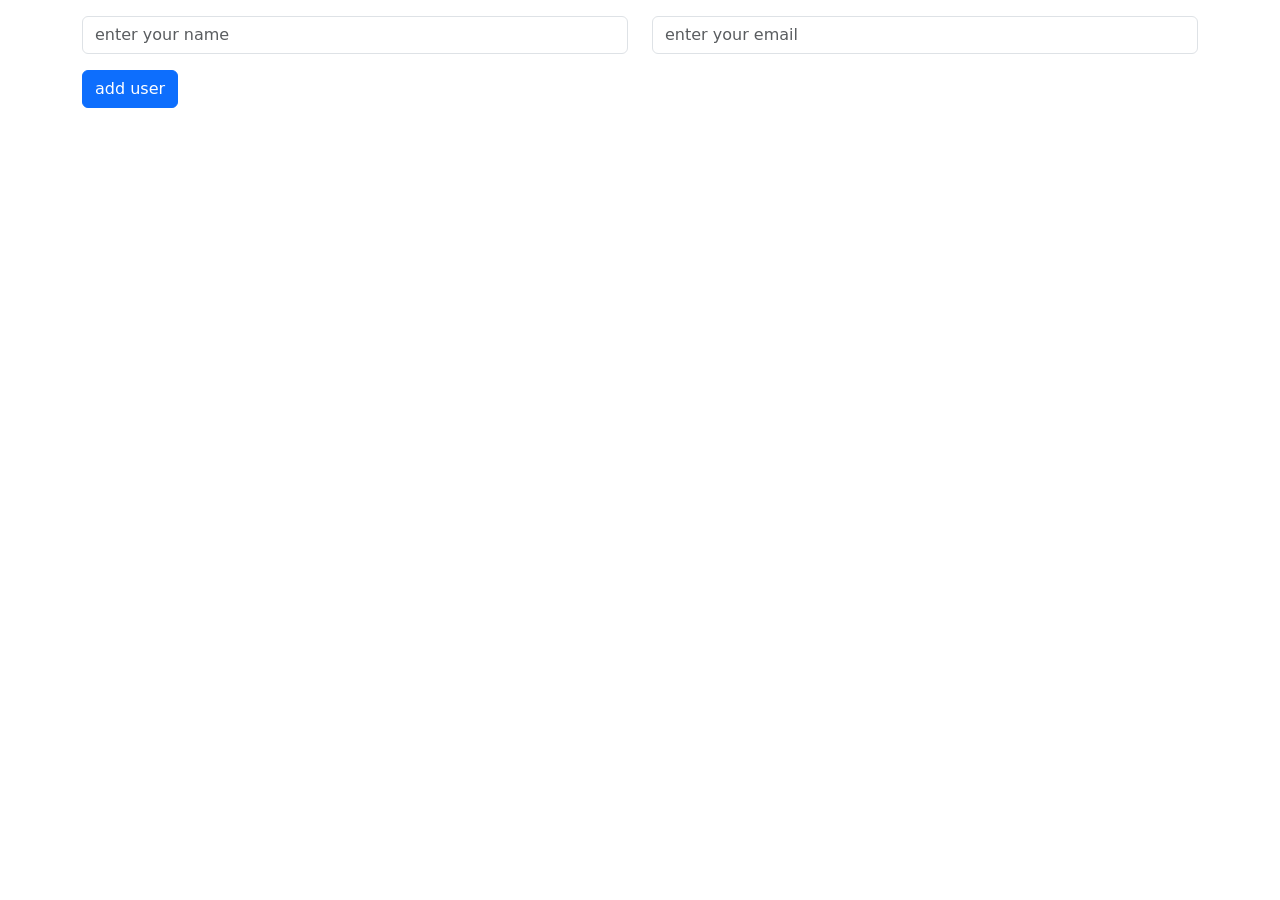
<file: task-12/index.html>
<!DOCTYPE html>
<html lang="en">
<head>
    <meta charset="UTF-8">
    <meta name="viewport" content="width=device-width, initial-scale=1.0">
    <title>Document</title>
    <link href="https://cdn.jsdelivr.net/npm/bootstrap@5.3.8/dist/css/bootstrap.min.css" rel="stylesheet" integrity="sha384-sRIl4kxILFvY47J16cr9ZwB07vP4J8+LH7qKQnuqkuIAvNWLzeN8tE5YBujZqJLB" crossorigin="anonymous">
</head>
<body>
    <div class="container mt-3">
        <form id="myForm" class="row gy-3">
            <div class="col-12 col-md-6">
                <input type="text" id="nameInput" class="form-control" placeholder="enter your name">
            </div>
            <div class="col-12 col-md-6">
                <input type="email" id="emailInput" class="form-control" placeholder="enter your email">
            </div>
            <div class="col-12">
                <button class="btn btn-primary" id="addUserBtn">add user</button>
            </div>
        </form>
        <div id="divContainer" class="mt-3"></div>
    </div>
    <script src="js/script.js"></script>
    <script src="https://cdn.jsdelivr.net/npm/bootstrap@5.3.8/dist/js/bootstrap.bundle.min.js" integrity="sha384-FKyoEForCGlyvwx9Hj09JcYn3nv7wiPVlz7YYwJrWVcXK/BmnVDxM+D2scQbITxI" crossorigin="anonymous"></script>
</body>
</html>
</file>
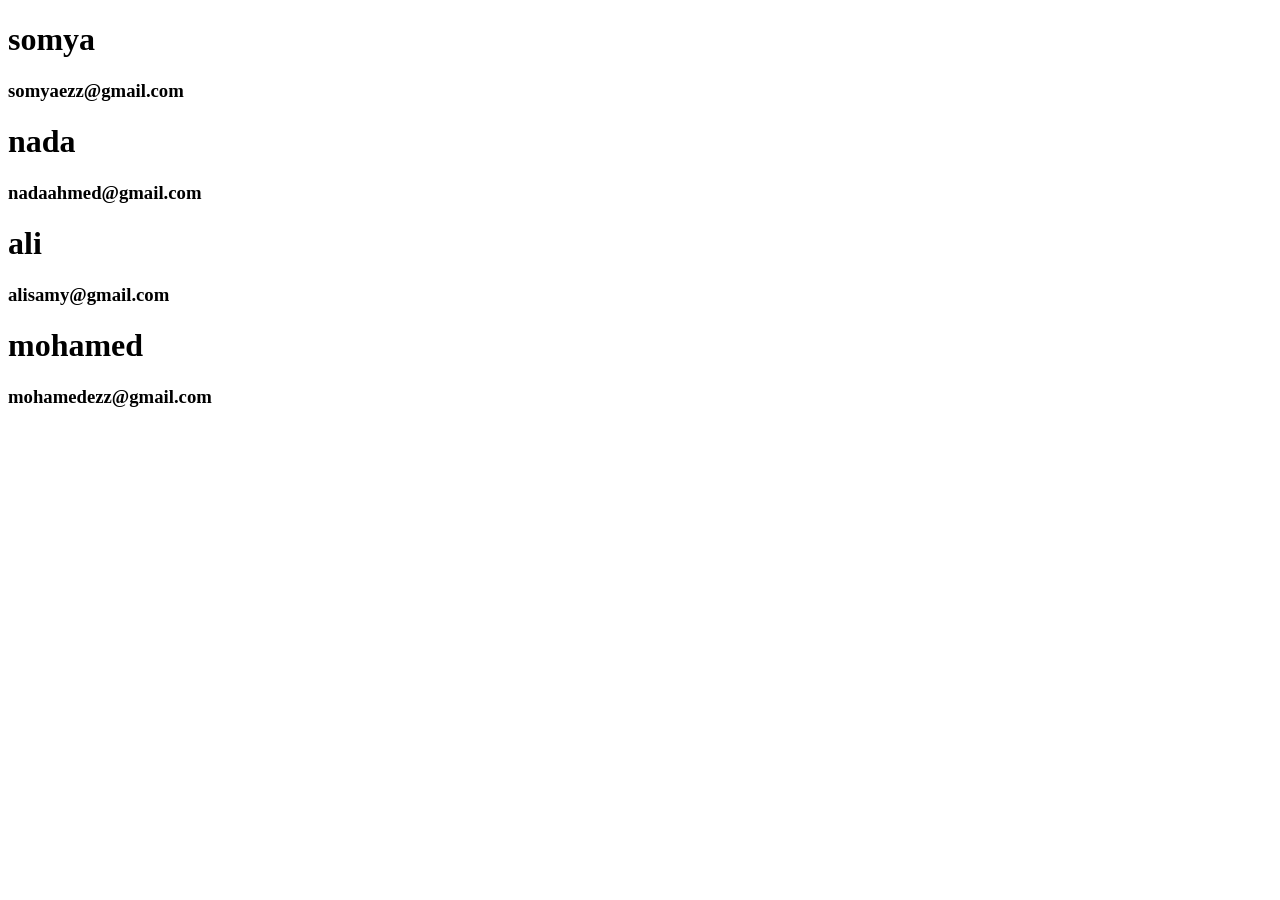
<file: task-13/index.html>
<!DOCTYPE html>
<html lang="en">
<head>
    <meta charset="UTF-8">
    <meta name="viewport" content="width=device-width, initial-scale=1.0">
    <title>Document</title>
</head>
<body>
    <div id="container"></div>
    <script src="js/script.js"></script>
</body>
</html>
</file>
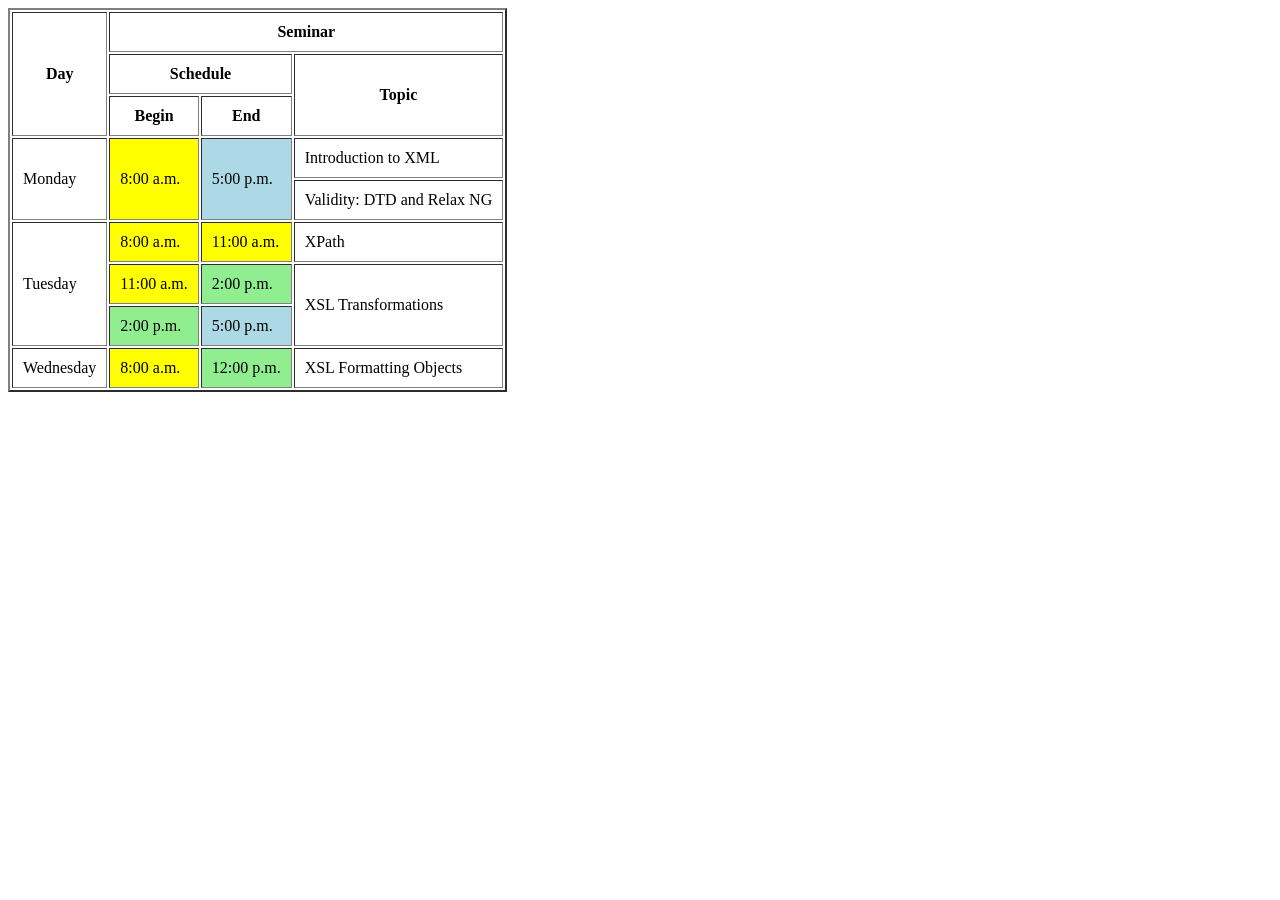
<file: task1/index.html>
<!DOCTYPE html>
<html lang="en">
<head>
    <meta charset="UTF-8">
    <meta name="viewport" content="width=device-width, initial-scale=1.0">
    <title>Document</title>
</head>
<body>
    <table border="2" cellpadding="10">
        <tr>
            <th rowspan="3">Day</th>
            <th colspan="3">Seminar</th>
        </tr>
        <tr>
            <th colspan="2">Schedule</th>
            <th rowspan="2">Topic</th>
        </tr>
        <tr>
            <th>Begin</th>
            <th>End</th>
        </tr>
        <tr>
            <td rowspan="2">Monday</td>
            <td bgcolor="yellow" rowspan="2">8:00 a.m.</td>
            <td bgcolor="lightblue" rowspan="2">5:00 p.m.</td>
            <td>Introduction to XML</td>
        </tr>
        <tr>
            <td>Validity: DTD and Relax NG</td>
        </tr>
        <tr>
            <td rowspan="3">Tuesday</td>
            <td bgcolor="yellow">8:00 a.m.</td>
            <td bgcolor="yellow">11:00 a.m.</td>
            <td>XPath</td>
        </tr>
        <tr>
            <td bgcolor="yellow">11:00 a.m.</td>
            <td bgcolor="lightgreen">2:00 p.m.</td>
            <td rowspan="2">XSL Transformations</td>
        </tr>

        <tr>
            <td bgcolor="lightgreen">2:00 p.m.</td>
            <td bgcolor="lightblue">5:00 p.m.</td>
        </tr>

        <tr>
            <td>Wednesday</td>
            <td bgcolor="yellow">8:00 a.m.</td>
            <td bgcolor="lightgreen">12:00 p.m.</td>
            <td>XSL Formatting Objects</td>
        </tr>
    </table>
</body>
</html>
</file>
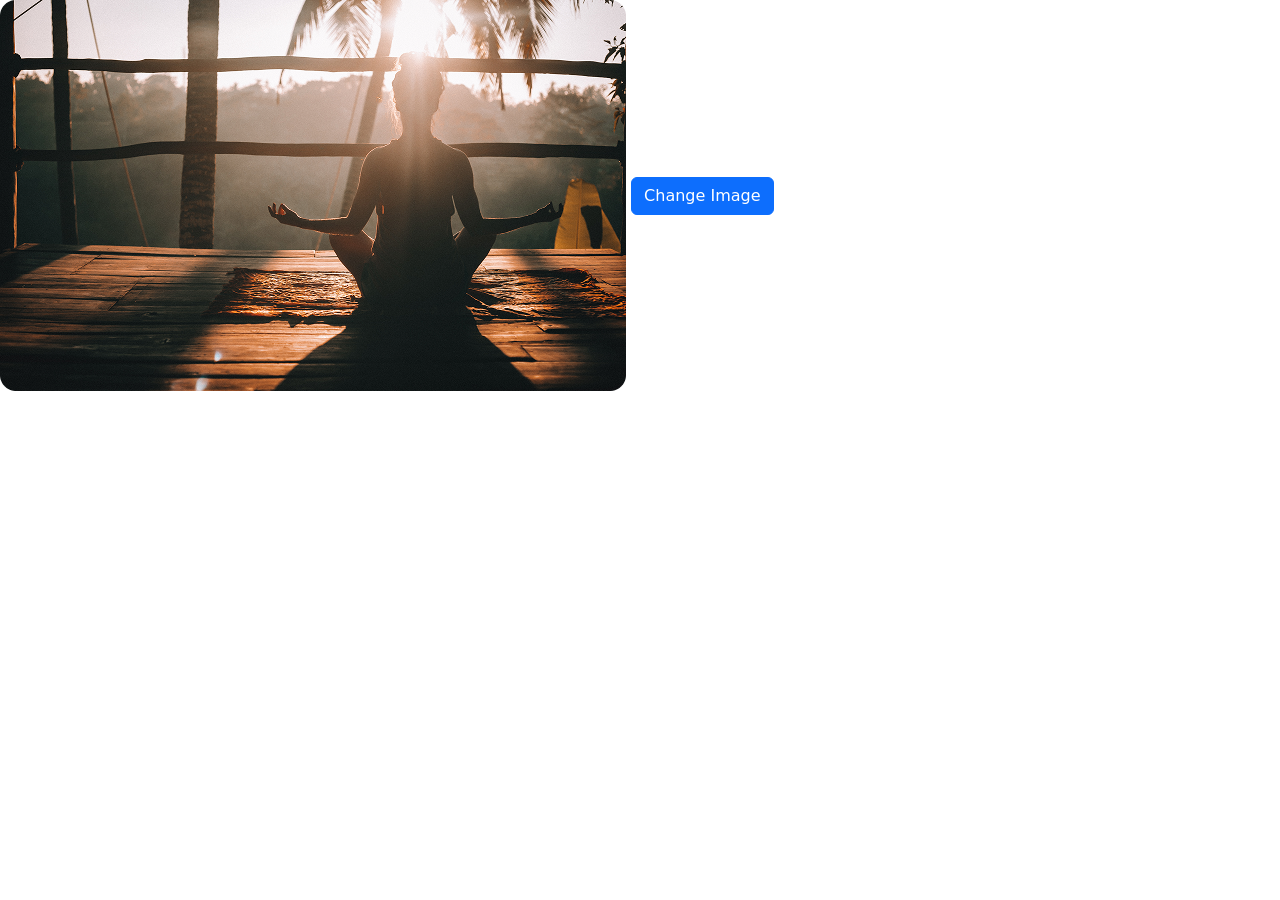
<file: task12-2/index.html>
<!DOCTYPE html>
<html lang="en">
<head>
    <meta charset="UTF-8">
    <meta name="viewport" content="width=device-width, initial-scale=1.0">
    <title>Document</title>
    <link href="https://cdn.jsdelivr.net/npm/bootstrap@5.3.8/dist/css/bootstrap.min.css" rel="stylesheet" integrity="sha384-sRIl4kxILFvY47J16cr9ZwB07vP4J8+LH7qKQnuqkuIAvNWLzeN8tE5YBujZqJLB" crossorigin="anonymous">
</head>
</head>
<body>
    <img src="images/jared-rice-xce530fBHrk-unsplash 1.png"  alt="">
  <button id="changeImg" class="btn btn-primary">Change Image</button>
    <script src="js/script.js"></script>
</body>
</html>
</file>
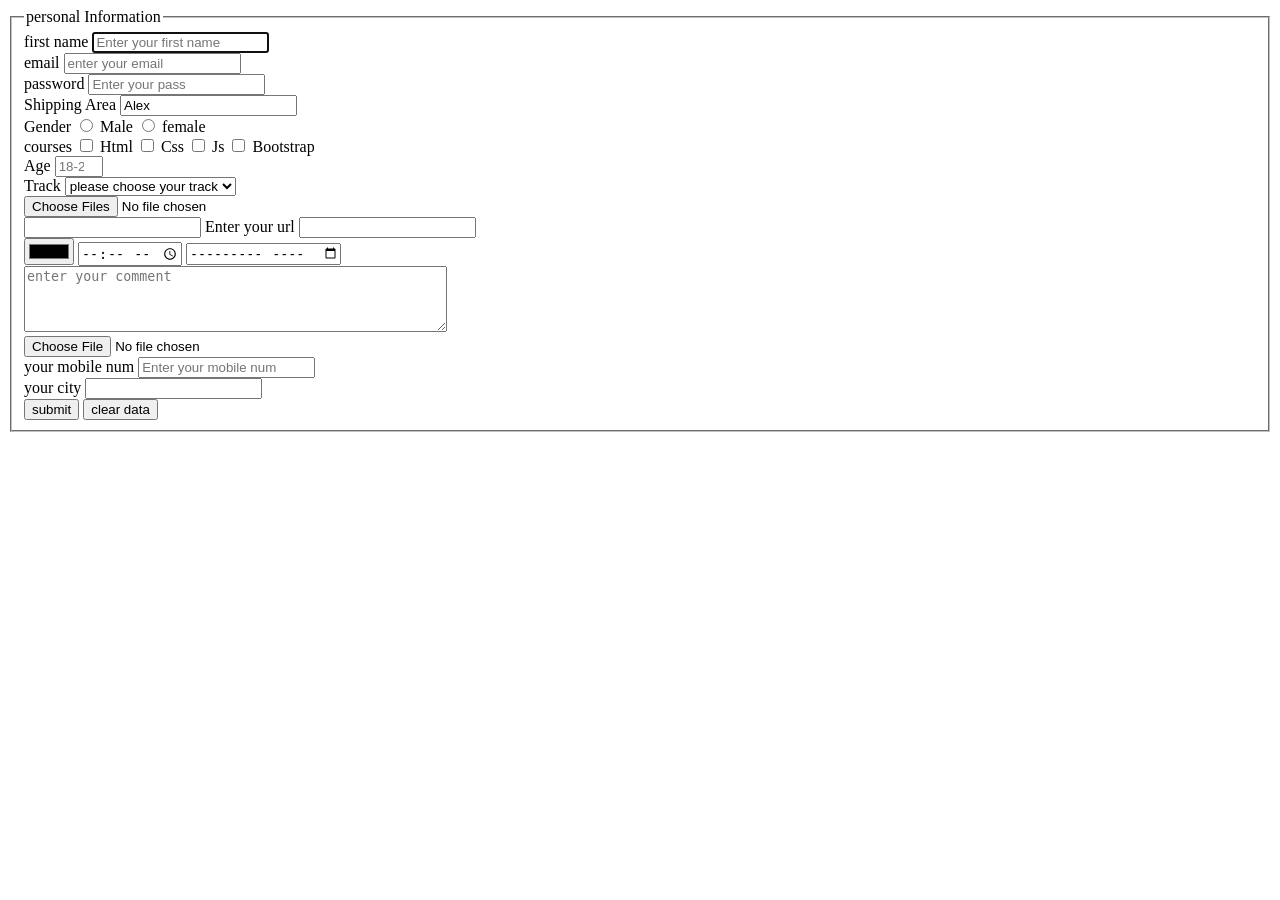
<file: task2/index.html>
<!DOCTYPE html>
<html>
    <head>
        <title>my website</title>
        <meta charset="UTF-8">
        <meta name="viewport" content="width=device-width" initial-scale="1.0">
    </head>
    <body>
        <form action="" method="post" autocomplete="off">
            <fieldset>
                <legend>personal Information</legend>
                <label for="name">first name</label>
                <input type="text" placeholder="Enter your first name" name="firstName" id="name" autocomplete="off" autofocus> <br>

                <label for="email">email</label>
                <input type="email" placeholder="enter your email"  id="email" name="email"> <br>

                <label for="pass">password</label>
                <input type="password" id="pass" name="password"  placeholder="Enter your pass" required> <br>

                <label >Shipping Area</label>
                <input type="text" name="shippingArea" value="Alex" readonly> <br>
                
                <label >Gender</label>
                <input type="radio" name="gender" value="male" id="male"> <label for="male">Male</label>
                <input type="radio" name="gender" value="female" id="female"> <label for="female">female</label> <br>

                <div>
                    <label >courses</label>
                    <input type="checkbox" name="courses[]" value="html" id="html"> <label for="html">Html</label>
                    <input type="checkbox" name="courses[]" value="css" id="css"> <label for="css">Css</label>
                    <input type="checkbox" name="courses[]" value="js" id="js"> <label for="js">Js</label>
                    <input type="checkbox" name="courses[]" value="bootstrap" id="Bootstrap"> <label for="bootstrap">Bootstrap</label> 
                </div>
                <label for="age">Age</label>
                <input type="number" min="18" max="25" name="userAge" id="age" placeholder="18-25"> <br>
                <div>
                    <label for="track">Track</label>
                    <select name="track" id="track">
                        <option value="0" disabled selected>please choose your track</option>
                        <option value="frontend">Frontend</option>
                        <option value="Backend">Backend</option>
                        <option value="Network">Network</option>
                        <option value="Mobile">Mobile</option>
                    </select>
                </div>
                <input type="file" name="File" multiple> <br>

                <label for="text"></label>
                <input type="text" pattern="[A-Za-z]+" title="enter only 1 uppercase letter" id="text" name="capitalLetter">
            
                <label for="website">Enter your url</label>
                <input type="url" id="website" name="website" pattern="https?://.+" title="include http://"> <br>

                <input type="color" name="favColor"> <input type="time" name="preferredTime"> 
                <input type="month" name="birthDay"> <br>
                <div>
                    <textarea name="userComment" id="" placeholder="enter your comment" cols="50" rows="4"></textarea>
                </div>
                <input type="file" accept="image/png" name="userImage"> <br>
                <label for="num"> your mobile num</label>
                <input type="text" id="num" maxlength="11" pattern="01[0125][0-9]{8}" name="mobileNumber" placeholder="Enter your mobile num"> <br>
                <div>
                <label for="city">your city</label>
                <input type="text" list="cities" id="=city" name="city">
                    <datalist id="cities">
                        <option value="Mans"> </option>
                        <option value="Cairo"></option>
                        <option value="Alex"></option>
                    </datalist> 
                </div>
                <button>submit</button>
                <input type="reset" value="clear data">
            </fieldset>
        </form>
    </body>
</html>
</file>
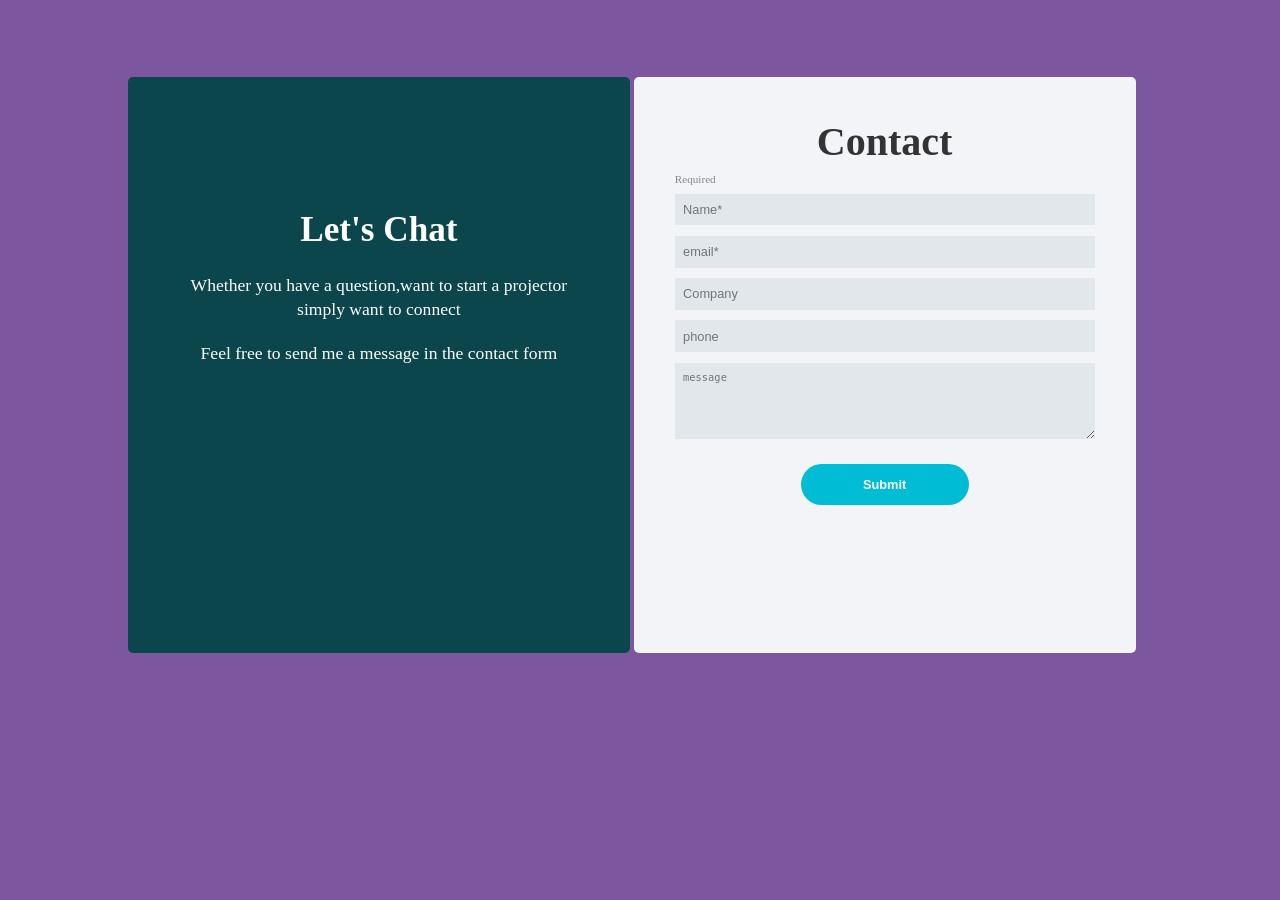
<file: Task3/index.html>
<!DOCTYPE html>
<html lang="en">
<head>
    <meta charset="UTF-8">
    <meta name="viewport" content="width=device-width, initial-scale=1.0">
    <title>Chat</title>
    <link rel="stylesheet" href="css/style.css">
</head>
<body>
    <section class="sec">
        <div class="container">
            <div class="info">
                <h1>Let's Chat</h1>
                <p>Whether you have a question,want to start a projector simply want to connect</p>

                <p>Feel free to send me a message in the contact form </p>
            </div><!--
            --> <div class="form">
                <h2>Contact</h2>
                <form>
                    <label>Required</label>
                    <input type="text" name="name" placeholder="Name*">
                    <input type="email" name="userEmail" placeholder="email*">
                    <input type="text" name="company" placeholder="Company">
                    <input type="tel" name="phoneNum" placeholder="phone">
                    <textarea name="message" placeholder="message" required rows="5" cols="5"></textarea>
                    <button>Submit</button>
                </form>
            </div>
        </div>
    </section>
</body>
</html>
</file>
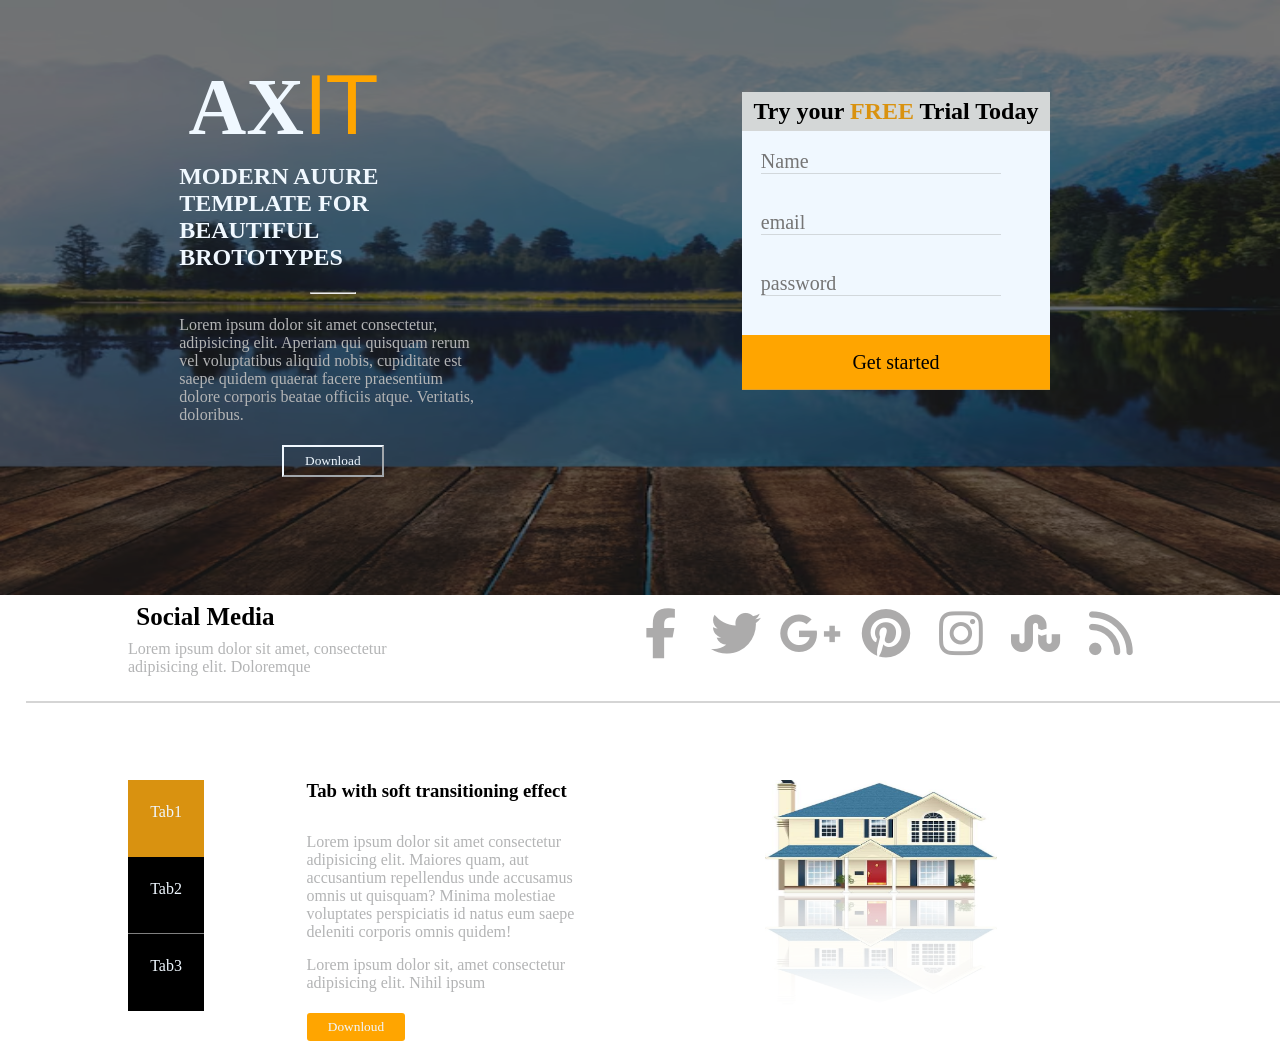
<file: task4/index.html>
<!DOCTYPE html>
<html lang="en">
<head>
    <meta charset="UTF-8">
    <meta name="viewport" content="width=device-width, initial-scale=1.0">
    <title>Document</title>
    <link rel="stylesheet" href="css/all.min.css">
    <link rel="stylesheet" href="css/style.css">
</head>
<body>
    <section class="bg-img">
        <div class="gred">
            <div class="container">
                <div class="INFO text-wh">
                    <h1>AX<span>IT</span></h1>
                    <h2>MODERN AUURE TEMPLATE FOR BEAUTIFUL BROTOTYPES </h2>
                    <hr class="hr-style">
                    <P class="text-gray">Lorem ipsum dolor sit amet consectetur, adipisicing elit.
                         Aperiam qui quisquam rerum vel voluptatibus aliquid nobis,
                          cupiditate est saepe quidem quaerat facere praesentium dolore corporis
                           beatae officiis atque. Veritatis, doloribus.</P>
                    <button class="text-wh btn">Download</button>
                </div>
                <form class="form">
                    <h2 class="text-center">Try your <span >Free</span> Trial Today</h2>
                    <input class="input" type="text" placeholder="Name" name="name">
                    <input class="input" type="email" placeholder="email" name="userName">
                    <input class="input" type="password" placeholder="password" name="userPassword">
                    <button class="f-btn input">Get started</button>
                </form>
            </div>
        </div>
    </section>
    <section >
        <div class="container">
            <div class="text">
                <h3>Social Media</h3>
                <p class="text-gray">Lorem ipsum dolor sit amet, consectetur adipisicing elit. Doloremque</p>
            </div>
            <div class="icons">
                <i class="fa-brands fa-facebook-f"></i>
                <i class="fa-brands fa-twitter"></i>
                <i class="fa-brands fa-google-plus-g"></i>
                <i class="fa-brands fa-pinterest"></i>
                <i class="fa-brands fa-instagram"></i>
                <i class="fa-brands fa-stumbleupon"></i>
                <i class="fa-solid fa-rss"></i>
            </div>
        </div>
        <hr class="size">
    </section>
    <section class="">
        <div class="container  ">
            <div class="text-wh contain text-center">
                <div class="tab  tab1">
                    Tab1
                </div>
                <div class="tab tab2 "> 
                    Tab2
                </div>
                <div class="tab ">
                    Tab3
                </div>  
            </div>
            <div class="Tabs">
                <h3>Tab with soft transitioning effect</h3>
                <p class="text-gray lory">
                    Lorem ipsum dolor sit amet consectetur adipisicing elit. Maiores quam,
                     aut accusantium repellendus  unde accusamus omnis ut quisquam?
                     Minima molestiae voluptates perspiciatis id natus eum saepe deleniti 
                     corporis omnis quidem!
                </p>
                <p class="text-gray">
                    Lorem ipsum dolor sit, amet consectetur adipisicing elit. Nihil ipsum 
                </p>
                <button class="btn or">Downloud</button>
            </div>
            <div class="img">
                <img  class="reflected-img" src="images/images.jpeg" alt="" width="60%" height="40%">
            </div>
        </div>
    </section>
</body>
</html>
</file>
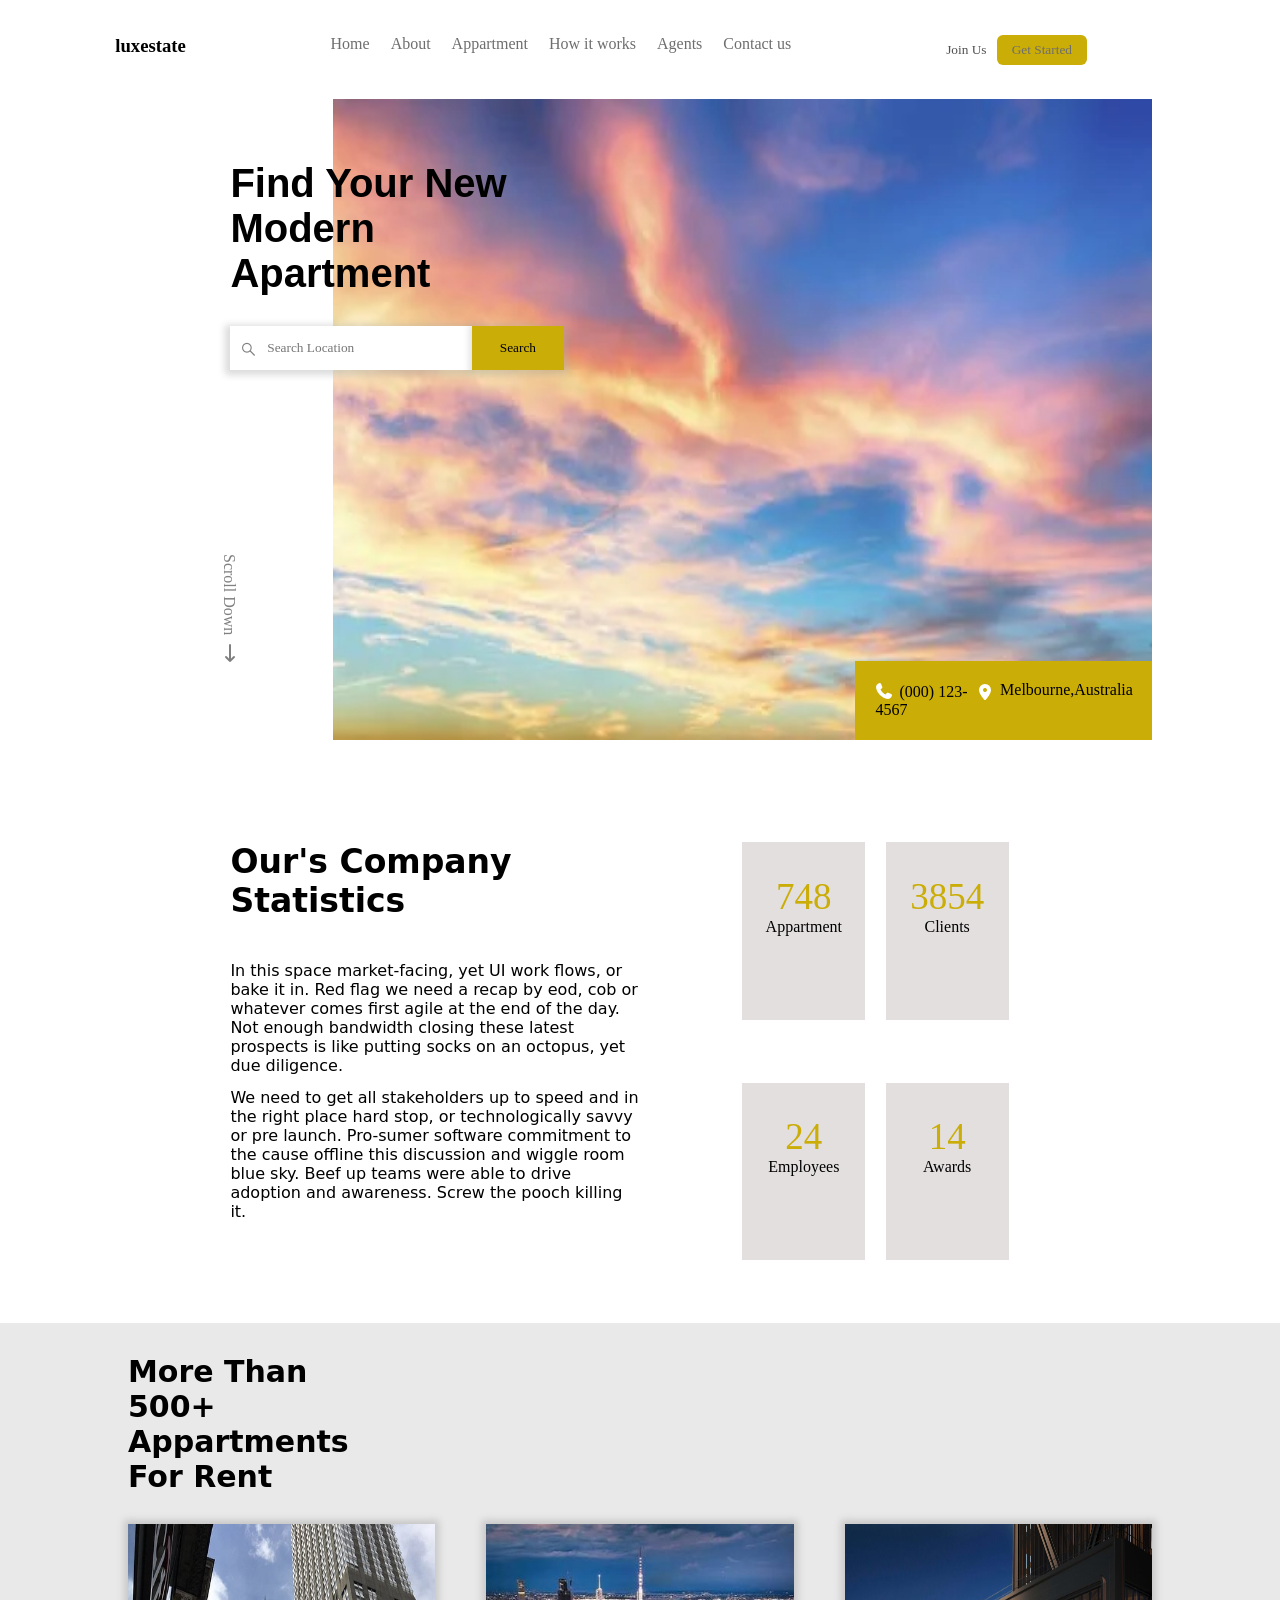
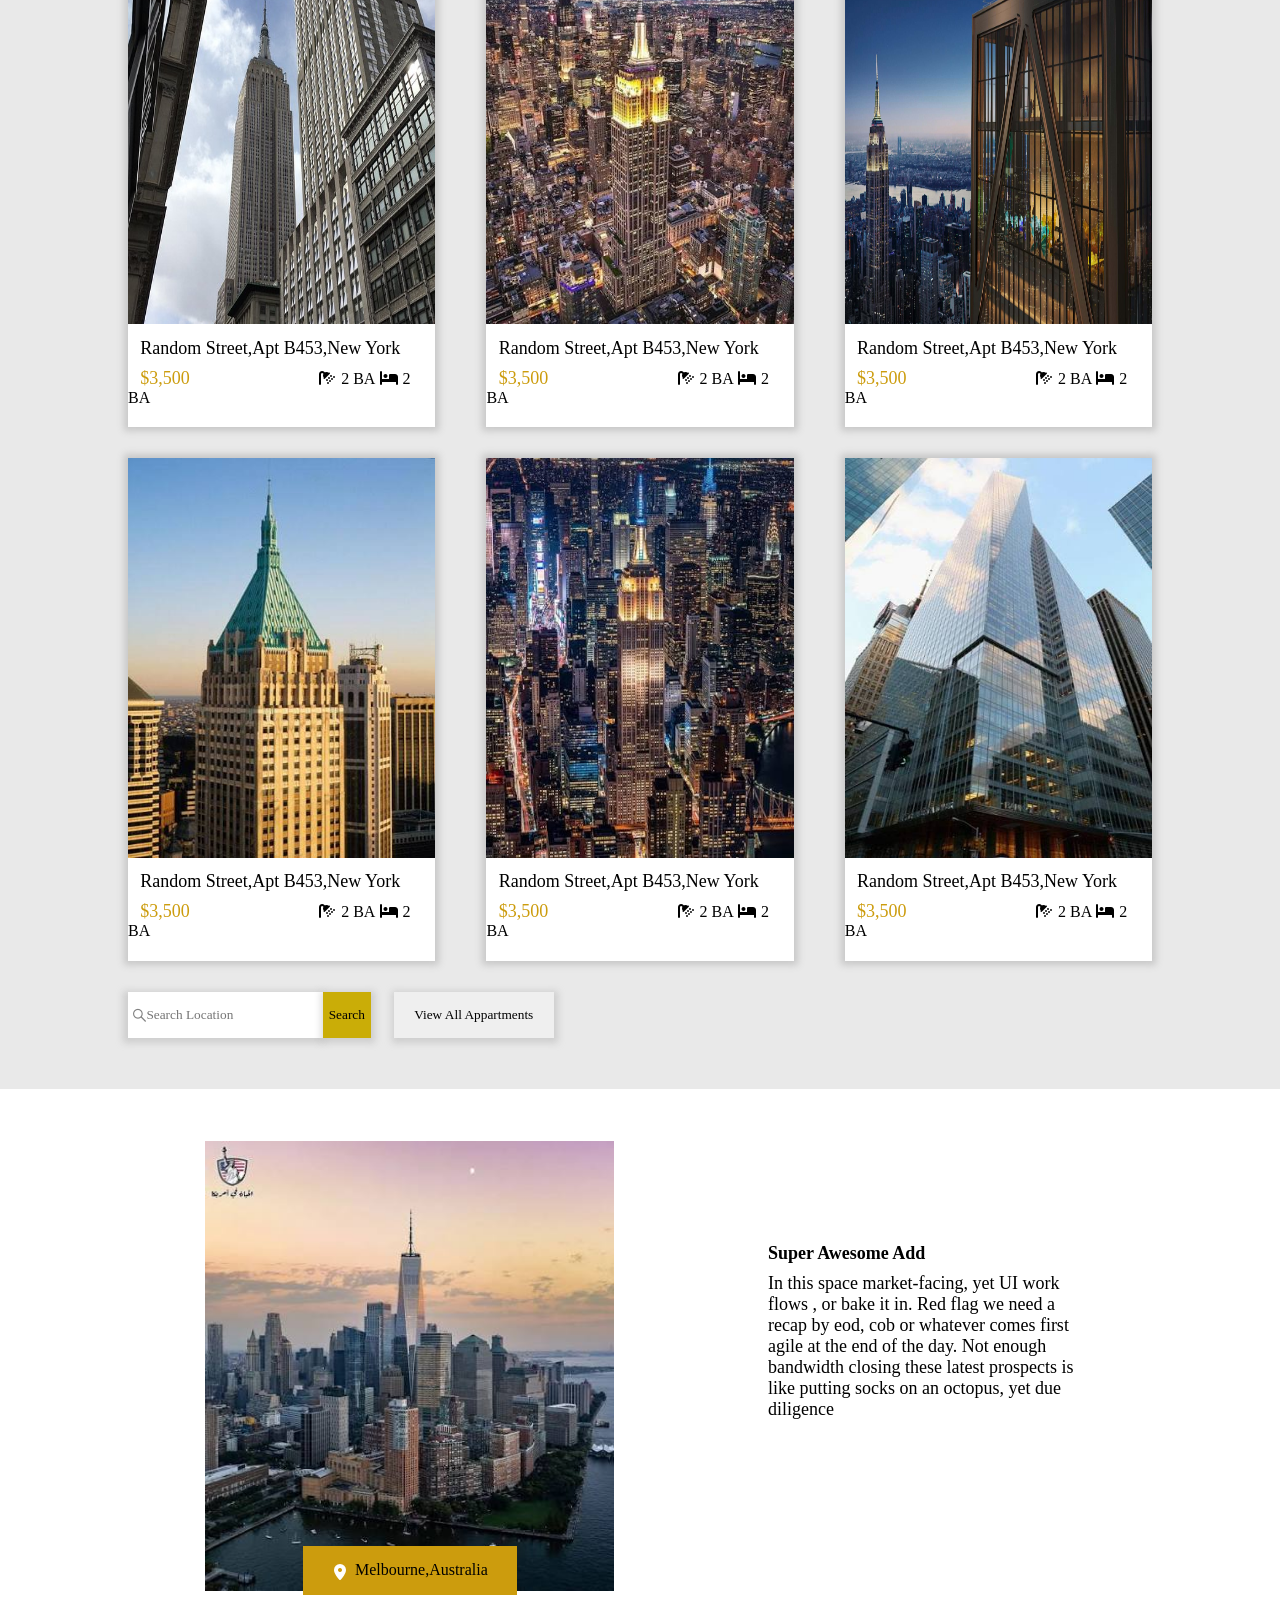
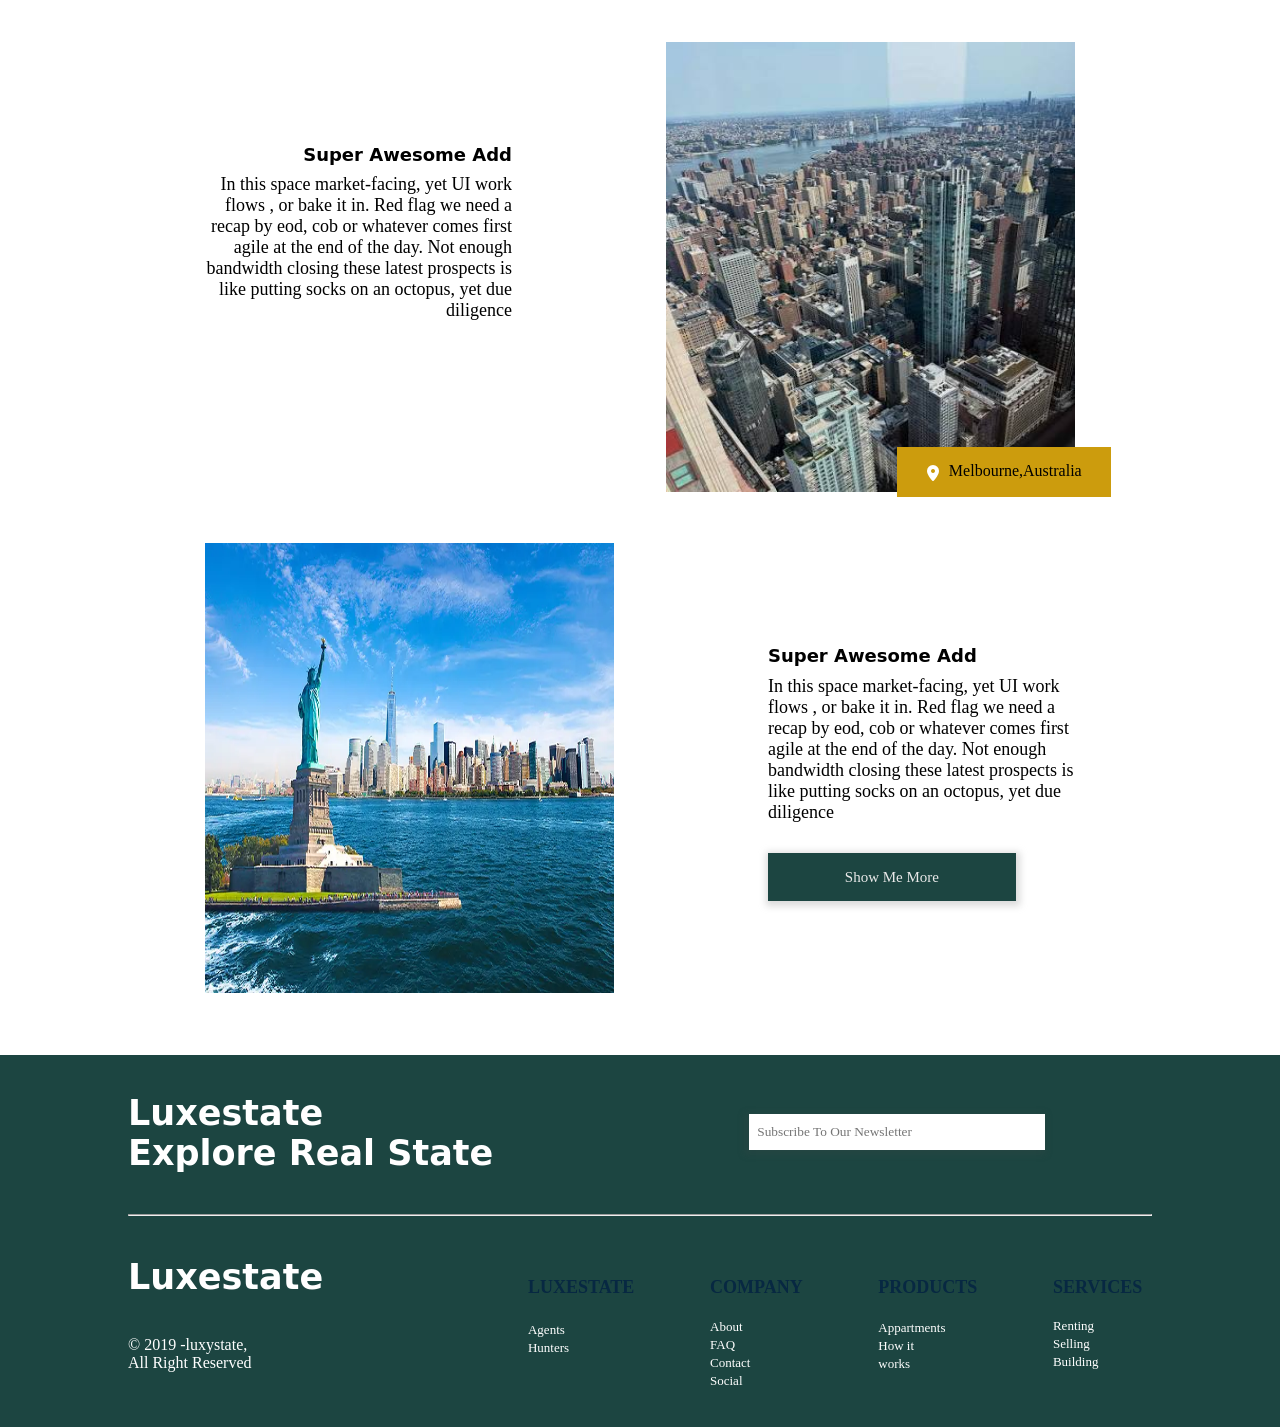
<file: task5/index.html>
<!DOCTYPE html>
<html lang="en">
<head>
    <meta charset="UTF-8">
    <meta name="viewport" content="width=device-width, initial-scale=1.0">
    <title>Document</title>
    <link rel="stylesheet" href="css/all.min.css">
    <link rel="stylesheet" href="css/style.css">
</head>
<body>
    <nav class="nav">
        <div class="container padding-top-bottom">
            <div class="flex between">
                <h3 class="logo">luxestate</h3>
                <ul class="flex between gray">
                    <li><a href="#Home">Home</a></li>
                    <li><a href="#About">About</a></li>
                    <li><a href="#Appartments">Appartment</a></li>
                    <li><a href="#">How it works</a></li>
                    <li><a href="#">Agents</a></li>
                    <li><a href="#Contact">Contact us</a></li>
                </ul>
                <div class="btn flex ">
                    <button class="padding-top-bottom btn-1 border">Join Us</button>
                    <button class="padding-top-bottom gray btn-2 border">Get Started</button>
                </div> 
            </div>
        </div>
    </nav>
    <section class="container">
        <div class="bg-img" id="Home"> 
            <h1>Find Your New Modern Apartment</h1>
            <form class="">
                <div class="flex form">
                    <input type="text" placeholder="Search Location" name="search" class="border">
                    <button class="border f-button">Search</button>
                    <i class="fa-brands fa-sistrix search"></i>
                </div>
            </form>
            <div class="scroll-down flex">
                <span>Scroll Down</span>
                <i class="fa-solid fa-arrow-down-long"></i>
            </div>
            <div class="info-bar flex">
                <div>
                    <i class="fa-solid fa-phone con"></i>
                    <span>(000) 123-4567</span>
                </div>
                <div class="info-item flex">
                    <i class="fa-solid fa-location-dot con"></i>
                    <span>Melbourne,Australia</span>
                </div>
            </div>
        </div>
    </section>
    <section>
        <div class="container flex">
            <div class="about " id="About">
                <h2 class="f-family">Our's Company Statistics</h2>
                <p class="space f-family">In this space market-facing, yet UI work flows, or bake it in.
                    Red flag we need a recap by eod, cob or whatever comes first agile at the end of the day.
                    Not enough bandwidth closing these latest prospects is like putting socks on an octopus,
                    yet due diligence.</p>
                <p class="f-family">We need to get all stakeholders up to speed and in the right place hard stop,
                     or technologically savvy or pre launch.
                     Pro-sumer software commitment to the cause offline this discussion and wiggle room blue sky.
                     Beef up teams were able to drive adoption and awareness.
                      Screw the pooch killing it.</p>
            </div>
            <div class="cards flex">
                <div class="card flex">
                    <span class="num">748</span>
                    <span class="label">Appartment</span>
                </div>
                <din class="card flex">
                    <span class="num">3854</span>
                    <span class="label">Clients</span>
                </din>
                <div class="card flex">
                    <span class="num">24</span>
                    <span class="label">Employees</span>
                </div>
                <div class="card flex">
                    <span class="num">14</span>
                    <span class="label">Awards</span>
                </div>
            </div>
        </div>
    </section>  
    <section class="Appartments" id="Appartments">
        <div class="container">
            <h2 class="f-family padding-top-bottom">
                More Than 500+ Appartments For Rent
            </h2>
            <div class="A-cards flex between">
                <div class="a-card">
                    <img src="images/photo0jpg.jpg" alt="" >
                    <span class="word street">Random Street,Apt B453,New York</span>
                    <span class="dolar word">$3,500 </span>
                    <i class="fa-solid fa-shower"></i> <span>2 BA</span>
                    <i class="fa-solid fa-bed"></i> <span>2 BA</span>
                </div>
                <div class="a-card">
                    <img src="images/images.jpeg" alt="">
                    <span class="word street">Random Street,Apt B453,New York</span>
                    <span class="dolar word">$3,500 </span>
                    <i class="fa-solid fa-shower"></i> <span>2 BA</span>
                    <i class="fa-solid fa-bed"></i> <span>2 BA</span>
                </div>
                <div class="a-card">
                    <img src="images/210484.jpg" alt="" >
                    <span class="word street">Random Street,Apt B453,New York</span>
                    <span class="dolar word">$3,500 </span>
                    <i class="fa-solid fa-shower"></i> <span>2 BA</span>
                    <i class="fa-solid fa-bed"></i> <span>2 BA</span>
                </div>
                <div class="a-card">
                    <img src="images/images (1).jpeg" alt="" >
                    <span class="word street">Random Street,Apt B453,New York</span>
                    <span class="dolar word">$3,500 </span>
                    <i class="fa-solid fa-shower"></i> <span>2 BA</span>
                    <i class="fa-solid fa-bed"></i> <span>2 BA</span>
                </div>
                <div class="a-card">
                    <img src="images/images (2).jpeg" alt="">
                    <span class="word street">Random Street,Apt B453,New York</span>
                    <span class="dolar word">$3,500 </span>
                    <i class="fa-solid fa-shower"></i> <span>2 BA</span>
                    <i class="fa-solid fa-bed"></i> <span>2 BA</span>
                </div>
                <div class="a-card">
                    <img src="images/images (3).jpeg" alt="" >
                    <span class="word street">Random Street,Apt B453,New York</span>
                    <span class="dolar word">$3,500 </span>
                    <i class="fa-solid fa-shower"></i> <span>2 BA</span>
                    <i class="fa-solid fa-bed"></i> <span>2 BA</span>
                </div>
            </div>
            <form class="flex a-form">
                <div class="flex form formm">
                    <input type="text" placeholder="Search Location" name="search" class="border">
                    <button class="border f-button">Search</button>
                    <i class="fa-brands fa-sistrix search"></i>
                </div>
                <button class="a-btn border">View All Appartments</button>
            </form>
        </div>
    </section>
    <section>
        <div class="container">
            <div class="flex sec">
                <img src="images/images (4).jpeg" alt="" class="image">
                <div class="badge flex">
                    <i class="fa-solid fa-location-dot con"></i>
                    <span>Melbourne,Australia</span>
                </div>
                <div class="info">
                    <h4 cla="f-family">Super Awesome Add</h4>
                    <p>In this space market-facing, yet UI work flows , or bake it in. Red flag we need a recap by eod,
                        cob or whatever comes first agile at the end of the day.
                        Not enough bandwidth closing these latest prospects is like putting socks on an octopus,
                        yet due diligence</p>
                </div>
            </div>
            <div class="flex sec ">
                <div class="info left">
                    <h4 class="f-family ">Super Awesome Add</h4>
                    <p>In this space market-facing, yet UI work flows , or bake it in.
                         Red flag we need a recap by eod, cob or whatever comes first agile at the end of the day.
                          Not enough bandwidth closing these latest prospects is like putting socks on an octopus,
                           yet due diligence</p>
                </div>
                <img src="images/images (5).jpeg" alt="" class="image">
                <div class="badge flex badge2">
                    <i class="fa-solid fa-location-dot con"></i>
                    <span>Melbourne,Australia</span>
                </div>
            </div>
            <div class="flex sec ">
                <img src="images/iStock-623595614_-_MOBILE_HEADER.webp" alt="" class="image">
                <div class="info">
                    <h4 class="f-family">Super Awesome Add</h4>
                    <p>In this space market-facing, yet UI work flows , or bake it in.
                         Red flag we need a recap by eod, cob or whatever comes first agile at the end of the day.
                          Not enough bandwidth closing these latest prospects is like putting socks on an octopus,
                           yet due diligence</p>
                    <button class="show border">Show Me More</button>
                </div>
            </div>
        </div>
    </section> 
    <footer class="foot" id="Contact">
        <div class="container padding-top-bottom" >
            <div class="head flex">
                <h3 class="f-family">Luxestate<br> Explore Real State</h3>
                <form class="subscribe">
                    <input type="text" placeholder="Subscribe To Our Newsletter" class="sub border" name="subscribe">
                    <i class="fa-solid fa-arrow-right-long search arrow"></i>
                </form>
            </div>
            <hr>
            <div class="footer-bottom flex">
                <div class="footer-brand"> 
                    <h3 class="f-family luxy">Luxestate</h3>
                    <p>&copy; 2019 -luxystate,<br> All Right Reserved</p>
                </div>
                <div class="bottom-links between flex">
                    <div class="link-column ">
                        <h5>Luxestate</h5>
                        <ul>
                            <li> <a href="#">Agents</a> </li>
                            <li ><a href="#">Hunters</a> </li>
                        </ul>
                    </div>
                    <div class="link-column">
                        <h5>company</h5>
                        <ul>
                            <li> <a href="#">About</a> </li>
                            <li ><a href="#">FAQ</a> </li>
                            <li ><a href="#">Contact</a></li>
                            <li ><a href="#">Social</a> </li>
                        </ul>
                    </div>
                    <div class="link-column">
                        <h5>products</h5>
                        <ul>
                            <li> <a href="#">Appartments</a> </li>
                            <li ><a href="#">How it works</a> </li>
                        </ul>
                    </div>
                    <div class="link-column">
                        <h5>services</h5>
                        <ul>
                            <li> <a href="#">Renting</a> </li>
                            <li ><a href="#">Selling</a> </li>
                            <li ><a href="#">Building</a> </li>
                        </ul>
                    </div>
                </div>
            </div>
        </div>
    </footer> 
</body>
</html>
</file>
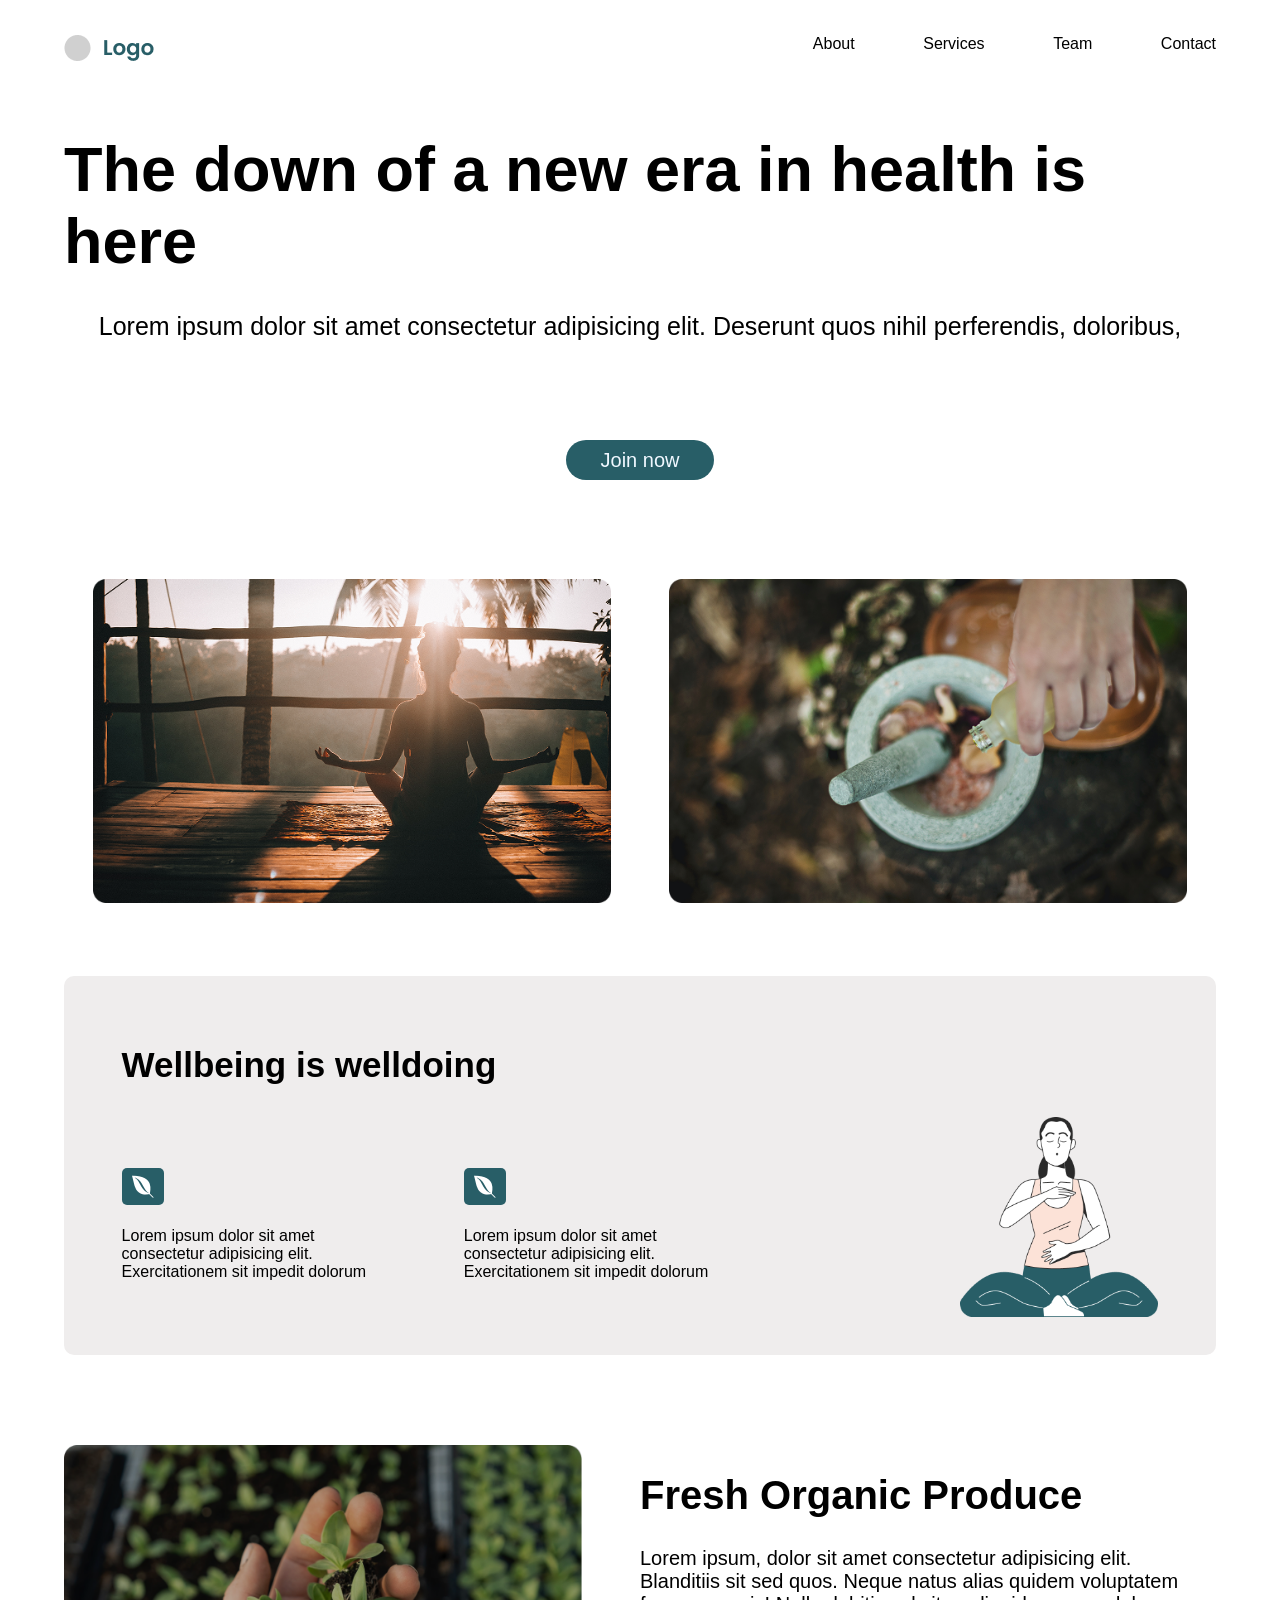
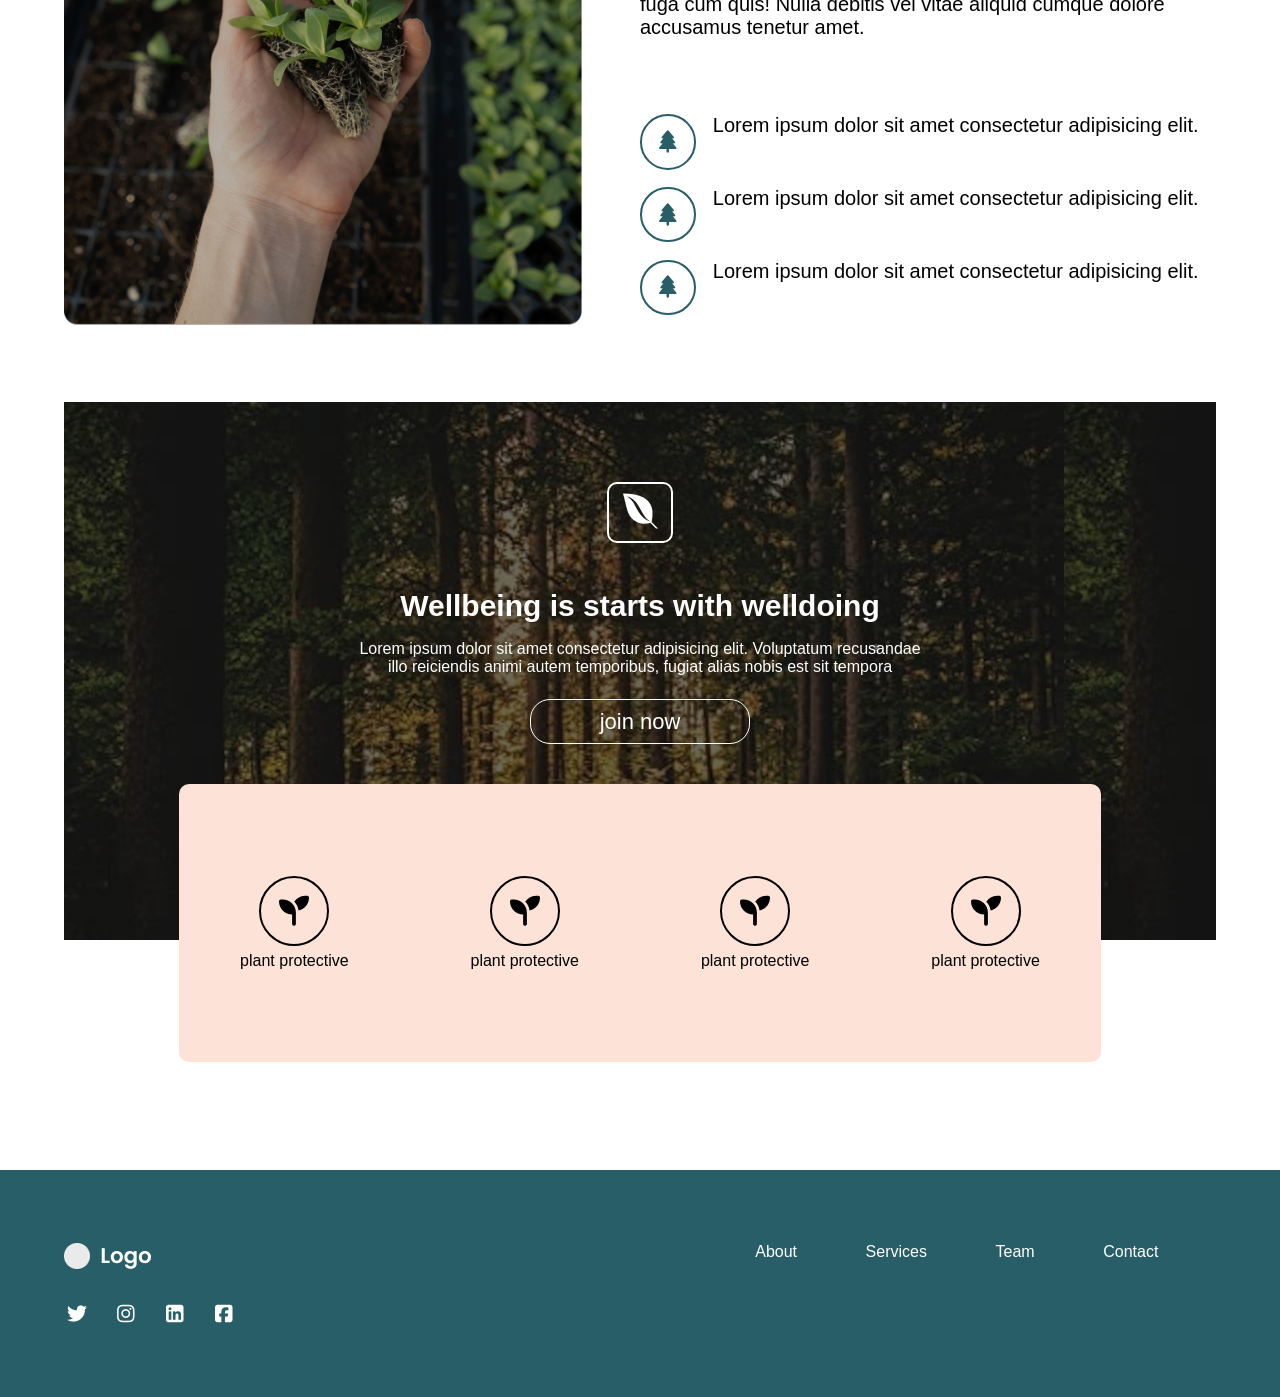
<file: task6/index.html>
<!DOCTYPE html>
<html lang="en">
<head>
    <meta charset="UTF-8">
    <meta name="viewport" content="width=device-width, initial-scale=1.0">
    <title>Document</title>
    <link rel="stylesheet" href="css/all.min.css">
    <link rel="stylesheet" href="css/style.css">
    <link rel="stylesheet" href="css/media.css">
</head>
<body>
    <nav>
        <div class="container">
            <div class="flex padding-top-bottom between">
                <img src="images/Logo.png" alt="">
                <ul class="flex between">
                    <li><a href="#">About</a></li>
                    <li><a href="#">Services</a></li>
                    <li><a href="#">Team</a></li>
                    <li><a href="#Contact"></a>Contact</a></li>
                </ul>
            </div>
        </div>
    </nav>
    <section class="">
        <div class="container padding-top-bottom head">
            <h1>The down of a new era in health is here</h1>
            <p class="padding-top-bottom">Lorem ipsum dolor sit amet consectetur adipisicing elit. Deserunt quos nihil perferendis, doloribus,</p>
            <div class="flex btn">  
                <button class="flex">Join now</button>
            </div>
            <div class="flex img padding-top-bottom">
                <img src="images/jared-rice-xce530fBHrk-unsplash 1.png" alt="">
                <img src="images/katherine-hanlon-mod2s3-qFOc-unsplash 1.png" alt="">
            </div>
        </div>
    </section>
    <section class="padding-top-bottom container wellbeing">
        <div class="container">
            <h2 class="padding-top-bottom con">Wellbeing is welldoing</h2>
            <div class="flex between">
                <div class="info flex between">
                    <div class="half-info">
                        <i class="fa-brands fa-envira icon"></i>
                        <p>Lorem ipsum dolor sit amet consectetur adipisicing elit.
                            Exercitationem sit impedit dolorum  </p>
                    </div>
                    <div class="half-info">
                        <i class="fa-brands fa-envira icon"></i>
                        <p>Lorem ipsum dolor sit amet consectetur adipisicing elit.
                            Exercitationem sit impedit dolorum  </p>
                    </div>
                </div>
                <img src="images/Group.png" alt="" height="200px">
            </div>
    </section>
    <section class="container padding-top-bottom ">
        <div class="flex between">
            <img src="images/Group 15.png" alt="" class="hand">
            <div class="plant">
                <h2>Fresh Organic Produce</h2>
                <p>Lorem ipsum, dolor sit amet consectetur adipisicing elit. Blanditiis sit sed quos.
                    Neque natus alias quidem voluptatem fuga cum quis! Nulla debitis vel vitae
                    aliquid cumque dolore accusamus tenetur amet.</p>
                <div class="flowers">
                    <div class="flower flex">
                        <div class="tree-div">
                            <i class="fa-solid fa-tree tree"></i>
                        </div>
                        <p>Lorem ipsum dolor sit amet consectetur adipisicing elit.</p>
                    </div>
                    <div class="flower flex padding-top-bottom">
                        <div class="tree-div">
                            <i class="fa-solid fa-tree tree"></i>
                        </div>
                        <p>Lorem ipsum dolor sit amet consectetur adipisicing elit.</p>
                    </div>
                    <div class="flower flex">
                        <div class="tree-div">
                            <i class="fa-solid fa-tree tree"></i>
                        </div>
                        <p>Lorem ipsum dolor sit amet consectetur adipisicing elit.</p>
                    </div>
                </div>
            </div>
        </div>
        </div>
    </section>
    <section class=" padding-top-bottom container ">
        <div class="bg-img">
            <div class="black">
                <div class="infos padding-top-bottom">
                    <div class="icn block">
                        <i class="fa-brands fa-envira "></i>
                    </div>
                    <h3>Wellbeing is starts with welldoing</h3>
                    <p>Lorem ipsum dolor sit amet consectetur adipisicing elit. Voluptatum recusandae illo reiciendis animi autem temporibus,
                        fugiat alias nobis est sit tempora</p>
                    <button class="btn">
                        join now
                    </button>
                </div>
                <div class="plant-protective flex between">
                    <div class="icon-pro flex">
                        <i class="fa-solid fa-seedling block prot"></i>
                        <span>plant protective</span>
                    </div>
                    <div class="icon-pro flex">
                        <i class="fa-solid fa-seedling block prot"></i>
                        <span>plant protective</span>
                    </div>
                    <div class="icon-pro flex">
                        <i class="fa-solid fa-seedling block prot"></i>
                        <span>plant protective</span>
                    </div>
                    <div class="icon-pro flex">
                        <i class="fa-solid fa-seedling block prot"></i>
                        <span>plant protective</span>
                    </div>
                </div>
            </div>
        </div>
    </section>
    <footer class="flex between padding-top-bottom"  id="Contact">
        <div class="container">
            <div class=" padding-top-bottom flex between">
                <img src="images/Logo (1).png" alt="">
                <ul class="flex between f-ul">
                        <li><a href="#">About</a></li>
                        <li><a href="#">Services</a></li>
                        <li><a href="#">Team</a></li>
                        <li><a href="#"></a>Contact</a></li>
                </ul>
            </div>
            <div class="f-icons flex between">
                    <i class="fa-brands fa-twitter"></i>
                    <i class="fa-brands fa-instagram"></i>
                    <i class="fa-brands fa-square-linkedin"></i>
                    <i class="fa-brands fa-square-facebook"></i>
            </div>
        </div>
    </footer>
</body>
</html>
</file>
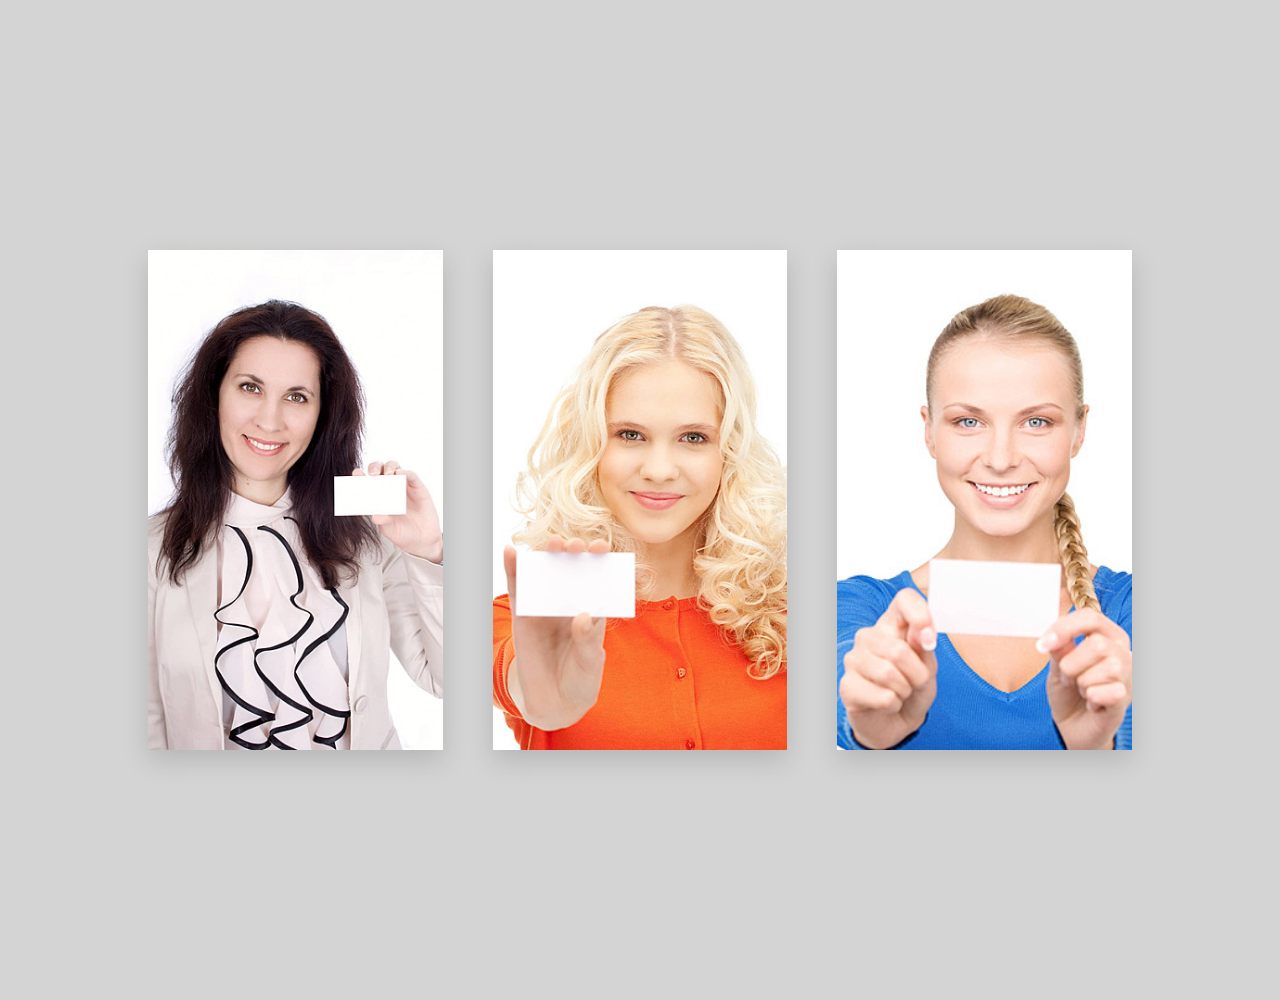
<file: task7/index.html>
<!DOCTYPE html>
<html lang="en">
<head>
    <meta charset="UTF-8">
    <meta name="viewport" content="width=device-width, initial-scale=1.0">
    <title>Document</title>
    <link rel="stylesheet" href="css/style.css">
</head>
<body>
    <section class="container">
        <div class="cards">
            <div class="card">
                <div class="img">
                    <img src="images/pngtree-woman-with-business-card-person-information-card-photo-image_7924644.jpg" alt="">
                </div>
                <div class="card-info">
                    <h2>Helina Singh</h2>
                    <span>Video Editing</span>
                </div>
            </div>
            <div class="card">
                <div class="img">
                    <img src="images/pngtree-woman-with-business-card-displaying-message-closeup-photo-image_6677176.jpg" alt="">
                </div>
                <div class="card-info">
                    <h2>Sona Singh</h2>
                    <span>Web Designer</span>
                </div>
            </div>
            <div class="card">
                <div class="img">
                    <img src="images/pngtree-happy-woman-with-business-card-lovely-message-information-photo-image_6622550.jpg" alt="">
                </div>
                <div class="card-info">
                    <h2>Karan Singh</h2>
                    <span>Graphic Designer</span>
                </div>
            </div>
        </div>
    </section>
</body>
</html>
</file>
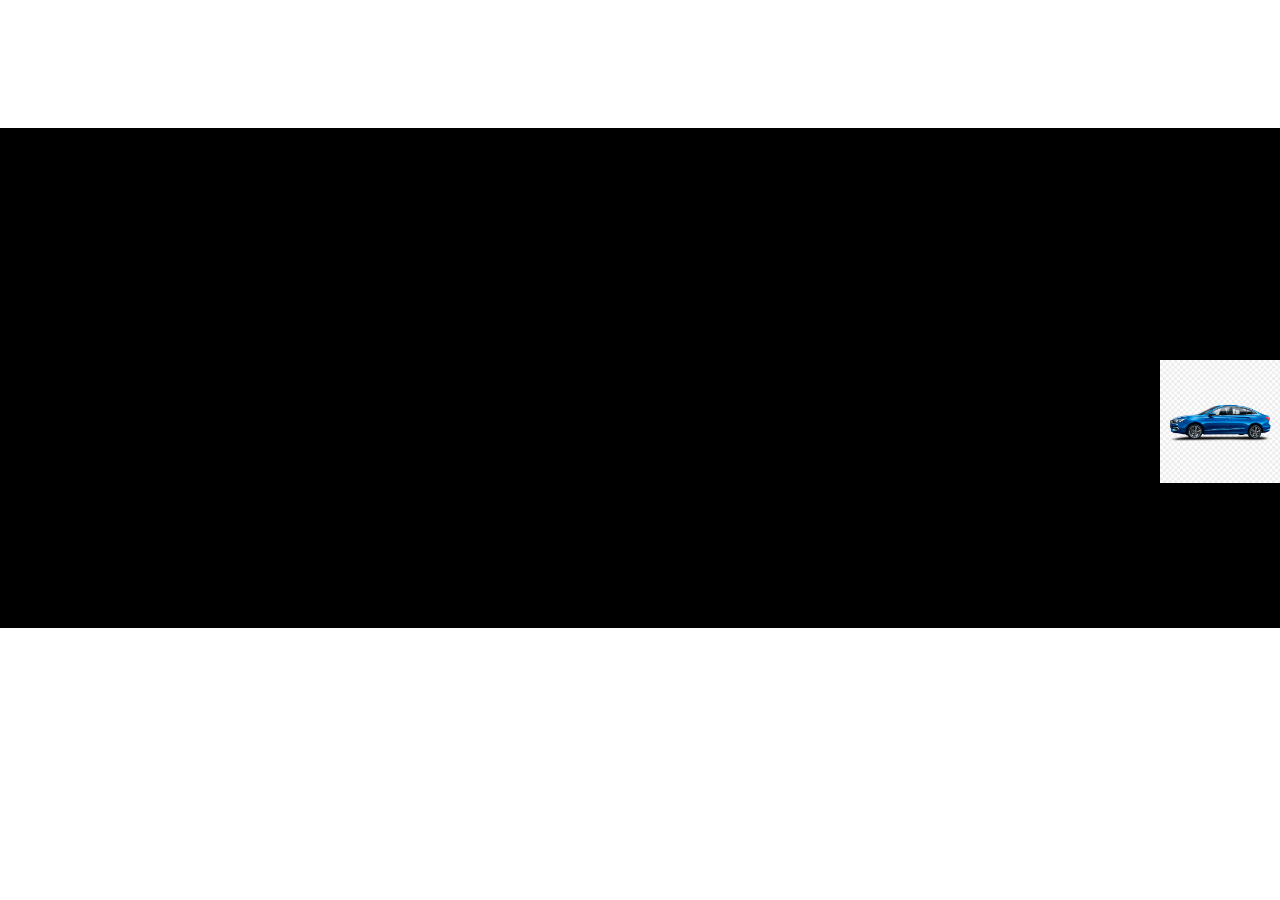
<file: task8-2/index.html>
<!DOCTYPE html>
<html lang="en">
<head>
    <meta charset="UTF-8">
    <meta name="viewport" content="width=device-width, initial-scale=1.0">
    <title>Document</title>
    <link rel="stylesheet" href="css/style.css">
</head>
<body>
    <section class="bg-black">
        <div>
            <img src="images/7617de84d03e7acf2e2e1c46dde17645.png" alt="" width="200px">
        </div>
    </section>
</body>
</html>
</file>
<file: Task3/css/style.css>
* {
    margin: 0;
    padding: 0;
    box-sizing: border-box;
}
html, body {
    width: 100%;
    height: 100%;
}
.sec {
    background-color: rgb(124, 86, 159);
    width: 100%;
    height: 100%;
    text-align: center;
    padding-top: 6%;
}
.container {
    width: 80%;
    margin: 0 auto;
    text-align: left;
    height: 70%;
}
.info {
    background-color: #0c464d;
    color: white;
    width: 49%; 
    display: inline-block;
    vertical-align: top;
    text-align: center;
    padding: 13% 6% 13% 6%; 
    border-radius: 5px; 
    height: 100%;
}
.info h1 {
    font-size: 220%; 
    margin-bottom: 6%;
}
.info p {
    font-size: 110%; 
    margin-bottom: 5%;
    line-height: 140%;
}
.form {
    background-color: #f2f4f7;
    color: #333;
    width: 49%; 
    display: inline-block;
    vertical-align: top;
    padding:  4%;
    border-radius: 5px; 
    height: 100%;
}
.form h2 {
    font-size: 250%;
    margin-bottom: 2%;
    text-align: center;
}
.form label {
    display: block;
    font-size: 70%;
    color: #888;
    margin-bottom: 2%;
}
.form input {
    width: 100%;
    padding: 2%;
    margin-bottom: 2.5%;
    background-color: #e2e7ec;
    font-size: 80%;
}
.form textarea {
    width: 100%;
    padding: 2%;
    margin-bottom: 2%;
    background-color: #e2e7ec;
    font-size: 80%;

}
.form button {
    width: 40%;
    padding: 3%;
    background-color: #00bcd4;
    color: white;
    border-radius: 30px;
    font-size: 80%;
    font-weight: bold;
    display: block;
    margin: 3% auto 0 auto;
}
.form button,form textarea,form input{
    border: none;
}
</file>
<file: task4/css/style.css>
*{
    padding: 0;
    margin: 0;
    box-sizing: border-box;
    font-family: cursive;
}
.text-wh{
    color: aliceblue;
    padding: 5%;
}
.text-gray{
    color: rgb(179, 180, 181);
}
.hr-style{
    width: 15%;
    margin: 7% auto;
}
.bg-img{
     background-image: url(../images/mountain-range-body-water_53876-139760.avif); 
    background-repeat: no-repeat;
    background-size: 100% 100%;
    background-position: center;
}
.gred{
    background-color: #0000008a;
    height: 100%;
}

.INFO{
    width:40%;
    padding: 5% ;
}
.INFO h1{
    font-size: 80px;
    font-family: ui-serif;
}
.INFO h1 span{
    color:orange;
    font-weight: lighter;
    font-family: system-ui
}
.btn{
    display: block;
    margin: 7% auto;
    background-color: transparent;
    padding: 2% 7%;
    border-color: aliceblue;
}
.form{
    width: 30%;
    display:inline-block;
    vertical-align: top;
    background-color: aliceblue;
    margin: 9% 3% 20% 20%;
}
.form h2{
    padding: 2% ;
    background-color: rgb(212, 215, 215);
}
.form span{
    color: #d99210;
    text-transform: uppercase;
}
.input{
    margin: 6% ;
    border: none;
    border-bottom: 1px solid rgb(146 146 146 / 32%);
    background-color: transparent;
    font-size: 20px;

}
.f-btn{
     display: block; 
     width: 100%;
    background-color: orange;
    padding: 5% 0;
    margin: 0;
    margin-top: 7%;
}
.container{
    /* display: inline-block;   */
    width: 80%;
    margin: auto;
    display: flex;
}
.text{
    width: 30%;
}
.icons{
    width: 80%;
    margin: auto;
    font-size: 50px;
    padding: 1%;
    text-align: right;
    color: #acabab;
}
.size{
    margin: 2%;
    width: 100%;
    border: .5px solid #80808054;
}
.tab {
     height: 33.33%; 
     text-align: center;
      padding:30% 0%;
      
}
.contain{
    width: 10%;
    background-color: black;
    margin: 5% 0 5% 0;
    padding: 0%;
    /* flex-direction: column; */
}
.tab1{
    background-color: #d99210;
}
.tab2{
    border-bottom: 1px solid gray;
}


.Tabs{
    width: 50%;
    padding-left: 10%;
    margin-top: 5%;
}
.lory{
    padding: 10% 0 5% 0;
}
.or{
    margin: 7% 0;
    background-color: orange;
    color: aliceblue;
    border: none;
    border-radius: 3px;
}
.img{
    margin-left: 15%;
    margin-top: 5%;
}
.reflected-img{
    -webkit-box-reflect: below 0px linear-gradient(to bottom, transparent 0%, rgba(0, 0, 0, .3));
}
.text h3{
    padding: 3%;
    font-size: 25px;
}
.text-center{
    text-align: center;
}
.container h1{
    padding: 3%;
    text-transform: capitalize;
}
.title-style {
    font-size: 40px;
    text-transform: uppercase;}
.padding-top-bottom {
    padding: 3% 0%;
}
</file>
<file: task5/css/style.css>
*{
    padding: 0;
    margin: 0;
    box-sizing: border-box;
    font-family: cursive;
}
a{
    text-decoration: none;
    color: inherit;
}
ul{
   list-style: none;
   width: 50%;
}
.container{
    width: 80%;
    margin: auto;
}
.padding-top-bottom {
    padding: 3% 0%;
}
.text-center {
    text-align: center;
}
.flex{
    display: flex;
}
.between{
    justify-content: space-between;
}
.f-family{
    font-family: system-ui;
}
nav{
    width: 90%;
    position: sticky;
    top: 0%;
    z-index: 1000;
}
.gray{
    color: rgb(110, 110, 110);
}
.border{
    border: none;
}
.btn-1{
    background: transparent;
    padding: 3% 10%;
    color: #524f4f;
}
.btn-2{
    background-color: rgb(202, 173, 7);
    padding: 7% 15%;
    border-radius: 6px;
}
.btn{
    white-space: nowrap;
}
.bg-img{
    background-image: url(../images/canva-red---blue-sky-at-sunset-MADatGkygr8.webp) ;
    /* height: 600px; */
    background-repeat: no-repeat;
    background-size: 80% 100%;
    background-position: right;
}
h1{
    width: 40%;
    font-size: 40px;
    padding-top: 6%;
    padding-left: 10%;
    font-family: sans-serif;
}
.form{
    margin: 3% 0 5% 10%;
    position: relative; 
}
input{
    padding: 1.5% 4%;
    box-shadow: -2px 2px 7px 3px #a6a6a666; 
}
.f-button{
    padding: 1.5% 3%;
    background-color: rgb(202, 173, 7);
    box-shadow: 1px 2px 7px 3px #a6a6a666;
} 
.search{
    position: absolute; 
    color: gray;
    font-size: 15px;
    top: 36%;
    left: 1%;
}
.info-bar{
    background-color: rgb(202, 173, 7);
    justify-content: space-between;
    width: 29%;
    padding: 2%;
    margin: 0% 0 0 71%;
}
.con{
    color: white;
    padding: 2% 14% 0 0;
}
.scroll-down{
    color: gray;
    flex-direction: column; 
    margin: 18% 0 0 9%;
}
.scroll-down span{
    writing-mode: vertical-lr;
    padding-bottom: 1%;
}
.about{
    width: 40%;
    margin: 10%;
}
.about h2{
    font-size: 33px;
}
.space{
    padding: 10% 0 3% 0;
}
.cards{
    margin: 10% 0 0 0;
    width: 40%;
    flex-wrap: wrap;
}
.card{
    flex-direction: column;
    text-align: center;
    background-color: #d9d2d2b3;
    width: 30%;
    padding: 8% 5%;
    height: 37%;
    margin-right: 5%;
}
.num{
    font-size: 37px;
    color: rgb(202, 173, 7);
}
.Appartments{
    background-color: #e9e9e9;
    /* height: 600px; */
}
.Appartments h2{
    width: 25%;
    font-size: 30px;
}
.A-cards{
    flex-wrap: wrap;
}
.a-card{
    width: 30%;
    background-color: white;
    margin-bottom: 3%;
    padding-bottom: 2%;
    box-shadow: 0px 0px 7px 4px #c7c7c7;
}
.a-card img{
    width: 100%;
    height: 400px;
}
.word{
    font-size: 18px;
}
.street{
    padding: 3% 0% 3% 4%;
    display: block;
}
.dolar{
    color: #cc9c0d;
    padding-right: 40%;
    padding-left: 4%;
}
.formm{
    margin: 0%;
}
.a-btn{
    margin-left: 6%;
    padding: 1.5% 2%;
    box-shadow: 1px 2px 7px 3px #a6a6a666 ;
}
.a-form{
    padding-bottom: 5%;
}
.formm input{
    padding-left: 9%;
}
.sec{
    margin: 5% 0;
    justify-content: space-around;
    position: relative;
}
.image{
    width: 40%;
    height: 450px;
}
.info{
    width: 30%;
    padding: 10% 0;
    font-size: 18px;
}
.info h4{
    padding-bottom: 3%;
}
.left{
    text-align: right;
}
.badge{
    position: absolute;
    padding:1.5% 3%;
    background-color: #cc9c0d;
    top: 90%;
    right: 62%;
}
.badge2{
    right: 4%;
}
.show{
    background-color: #1c4541;
    display: block;
    color: #e9e9e9;
    padding: 5% 25%;
    margin-top: 10%;
    box-shadow: 1px 2px 7px 3px #a6a6a666 ;
    font-size: 15px;
}
.foot {
    background-color: #1c4541;
}

.foot h3 {
    color: white;
    font-size: 35px;
}

.foot form {
    margin: 2% 0 0 25%;
}

.subscribe {
    position: relative;
    margin: 2% 0 0 25%;
}

.sub {
    padding: 10px 120px 10px 8px;
    box-shadow: -2px 2px 7px 3px #4949492e;
}

.arrow {
    top: 30%;
    left: 200%;
    color: #0000009c;
}

.foot hr {
    margin: 4% 0;
}

.footer-bottom {
    color: white;
}

.luxy {
    margin-bottom: 20%;
    font-size: 25px;
}

.bottom-links {
    margin: 2% 0 0 20%;
    width: 60%;
}

.link-column h5 {
    font-size: 18px;
    padding-bottom: 20%;
    text-transform: uppercase;
    color: #072842;
}

.bottom-links ul li a {
    font-size: 13px;
}
</file>
<file: task6/css/style.css>
*{
    padding: 0;
    margin: 0;
    box-sizing: border-box;
    font-family: sans-serif;
}
.container{
    width: 90%;
    margin: auto;
}
.flex{
    display: flex;
}
a{
    text-decoration: none;
    color: inherit;
}
ul{
    list-style:none ;
    width: 35%;
}
.padding-top-bottom{
    padding: 3% 0;
}
.between{
    justify-content: space-between;
}
.block{
    display: block;
}
h1{
    font-size: 63px;
}
.head p{
    text-align: center;
    font-size: 25px;
}
.btn{
    justify-content: center;
}
.head button{
    padding: 1% 4%;
    border-radius: 30px;
    border: none;
    background-color: #285E67;
    color: aliceblue;
    font-size: 20px;
}
.img{
    justify-content: space-around;
}
.img img{
    width: 45%;
}
.wellbeing{
    background-color: #efeded;
    border-radius: 10px;
    margin-bottom: 4%;
}
.con{
    font-size: 35px;
}
.info{
    width: 60%;
    margin-top: 5%;

}
.half-info{
    width: 45%;
}
.icon{
    background-color:#285E67;
    display: inline-block;
    padding: 2%;
    border-radius: 5px;
    color: white;
    font-size: 25px;
    margin-bottom: 8%;
    width: 15%;
}
.hand{
    width: 45%;
}
.plant{
    width: 50%;
}
.plant h2{
    font-size: 40px;
    padding: 5% 0;
}
.plant p{
    font-size: 20px;
    padding-bottom: 3%;
}
.flowers{
    padding-top: 10%;
    font-size:50px;
}
.tree-div{
    margin-right: 3%;
    padding:1% ;
    border: 2px solid #285E67;
    color: #285E67;
    border-radius: 50%;
    font-size: 20px;
}
.tree{
    display: inline-flex;
    justify-content: center;
    text-align: center;
    width: 40px;
    height: 40px;
    align-items: center;
}
.bg-img{
    background-image: url(../images/51cTpzsEMrL._AC_UF1000\,1000_QL80_.jpg);
    position: relative;
}
.black{
    background-color: #00000094;
}
.infos{
    color: white;
    margin: auto;
    width: 50%;
    text-align: center;
    padding-bottom: 15%;
}
.icn{
    font-size: 40px;
    border: 2px solid white;
    margin: 8% auto;
    border-radius: 10px;
    width: fit-content; 
    padding: 1%;
}
.infos h3{
    font-size: 30px;
    margin-bottom: 3%;
}
.btn{
    font-size: 22px;
    border: 1px solid white;
    border-radius: 20px;
    padding: 1.5% 12%;
    margin: 4% 0;
    background-color: transparent;
    color: white;
}
.plant-protective{
    position: absolute;
    background-color: #FCE2D7;
    top: 71%;
    padding: 8% 0%;
    width: 80%;
    left: 10%;
    border-radius: 10px;
    justify-content: space-around;
    align-items: center;
}
.icon-pro{
    width: 20%;
    flex-direction: column;
    align-items: center;
    justify-content: center;
    text-align: center;
}
.prot{
    font-size: 30px;
    border: 2px solid black;
    border-radius: 50%;
    padding: 2%;
    display: inline-flex;
    align-items: center;
    justify-content: center;
    width: 70px;
    height: 70px;
    margin-bottom: 3%;
}
footer{
    background-color: #285E67;
    margin-top: 15%;
}
.f-ul{
    color: white;
    padding-right: 5%;
    width: 40%;
}
.f-icons{
    width: 15%;
    color: white;
    font-size: 20px;
    padding-bottom: 3%;
}
</file>
<file: task6/css/media.css>
@media (max-width: 767px) {
  .container {
    width: 95% !important;
  }
nav .flex.between,
nav ul.flex.between {
    flex-direction: column !important;
    align-items: center !important;
    gap: 15px;
  }
ul {
    width: 100% !important;
    padding: 0;
  }
  h1 {
    font-size: 32px !important;
    text-align: center;
  }

  .head p {
    font-size: 16px !important;
  }
  .img {
    flex-direction: column !important;
    align-items: center !important;
    gap: 15px;
  }
  .img img {
    width: 100% !important;
  }
  .wellbeing .flex.between {
    flex-direction: column !important;
    align-items: center !important;
  }
  .info {
    width: 100% !important;
    flex-direction: column !important;
    margin-top: 0 !important;
  }
  .half-info {
    width: 100% !important;
    margin-bottom: 20px;
    text-align: center;
  }
  .icon {
    width: auto !important;
    padding: 10px 15px !important;
  }
  .wellbeing img[height="200px"] {
    width: 100% !important;
    height: auto !important;
    margin-top: 20px;
  }
  section .flex.between {
    flex-direction: column !important;
    align-items: center !important;
  }
  .hand {
    width: 100% !important;
    margin-bottom: 25px;
  }
  .plant {
    width: 100% !important;
    text-align: center;
  }
  .plant h2 {
    font-size: 28px !important;
  }
  .plant p {
    font-size: 16px !important;
  }
  .flower.flex {
    flex-direction: column !important;
    align-items: center !important;
    text-align: center;
    margin-bottom: 15px;
  }

  .tree-div {
    margin-right: 0 !important;
    margin-bottom: 10px;
  }
  .infos {
    width: 90% !important;
    padding-bottom: 25% !important;
  }

  .infos h3 {
    font-size: 22px !important;
  }

  .infos p {
    font-size: 14px !important;
  }

  .plant-protective {
    position: relative !important;
    top: 0 !important;
    left: 0 !important;
    width: 90% !important;
    margin: -40px auto 30px auto !important;
    flex-wrap: wrap !important;
    gap: 20px;
    padding: 5% 2% !important;
  }
  .icon-pro {
    width: 45% !important;
  }
  footer {
    margin-top: 50px !important;
  }

  footer .flex.between {
    flex-direction: column !important;
    align-items: center !important;
    gap: 15px;
    text-align: center;
  }

  .f-ul {
    width: 100% !important;
    padding-right: 0 !important;
  }

  .f-icons {
    width: 60% !important;
    margin: 15px auto 0 auto;
  }
}
@media (min-width: 768px) and (max-width: 1024px) {

  .container {
    width: 92% !important;
  }
  ul, .f-ul {
    width: 50% !important;
  }
  h1 {
    font-size: 45px !important;
  }
  .info {
    width: 55% !important;
  }

  .half-info {
    width: 48% !important;
  }

  .icon {
    width: 25% !important;
  }
  .hand {
    width: 48% !important;
    object-fit: cover;
  }

  .plant {
    width: 48% !important;
  }

  .plant h2 {
    font-size: 30px !important;
  }
  .infos {
    width: 70% !important;
  }

  .plant-protective {
    width: 90% !important;
    left: 5% !important;
    top: 75% !important;
  }

  .icon-pro {
    width: 22% !important;
  }
  .f-icons {
    width: 25% !important;
  }
}
</file>
<file: task7/css/style.css>
* {
    box-sizing: border-box;
    margin: 0;
    padding: 0;
}
.container {
    height: 1000px;
    margin: auto;
    background-color: rgb(212, 212, 212);
    display: flex;
    align-items: center;
    justify-content: center;
    padding: 0 2%;
}
.cards {
    width: 80%;
    margin: auto;
    display: flex;
    justify-content: space-between;
}
.card {
    width: 30%;
    position: relative;
}
.card-info {
    position: absolute;
    top: 0;
    left: 0;
    width: 100%;
    height: 100%;
    background-color: #ffffff;
    padding-bottom: 2%;
    display: flex;
    flex-direction: column;
    justify-content: flex-end; 
    align-items: center;
    text-align: center;
    box-shadow: 0 10px 25px rgba(0, 0, 0, 0.15);
    z-index: 1; 
}
.card-info h2 {
    color: #222;
    margin-bottom:1%;
}
.card-info span {
    color: #666;
}
.img {
    width: 100%;
    background-color: #e5e5e5;
    overflow: hidden;
    position: relative;
    z-index: 2; 
     transform-origin: bottom right; 
    transition: transform 0.5s cubic-bezier(0.25, 1, 0.5, 1);
}
.img img {
    width: 100%;
    height: 500px;
    display: block;
    object-fit: cover;
}
.card:hover .img {
    transform: translate(-50px, -70px)  rotateY(-15deg) ;
}
</file>
<file: task8-2/css/style.css>
*{
    margin: 0;
    padding: 0;
    box-sizing: border-box;
}
.bg-black{
    background-color: black;
    height: 500px;
    margin-top: 10%;
}
img {
  position: absolute;
  top: 40%;
  right: 0;
  width: 120px;
  animation: moveLeft 4s linear infinite;
}

@keyframes moveLeft {
  0% {
    transform: translateY(-50%) translateX(0);
  }
  100% {
    transform: translateY(-50%) translateX(-100vw);
  }
}
</file>
